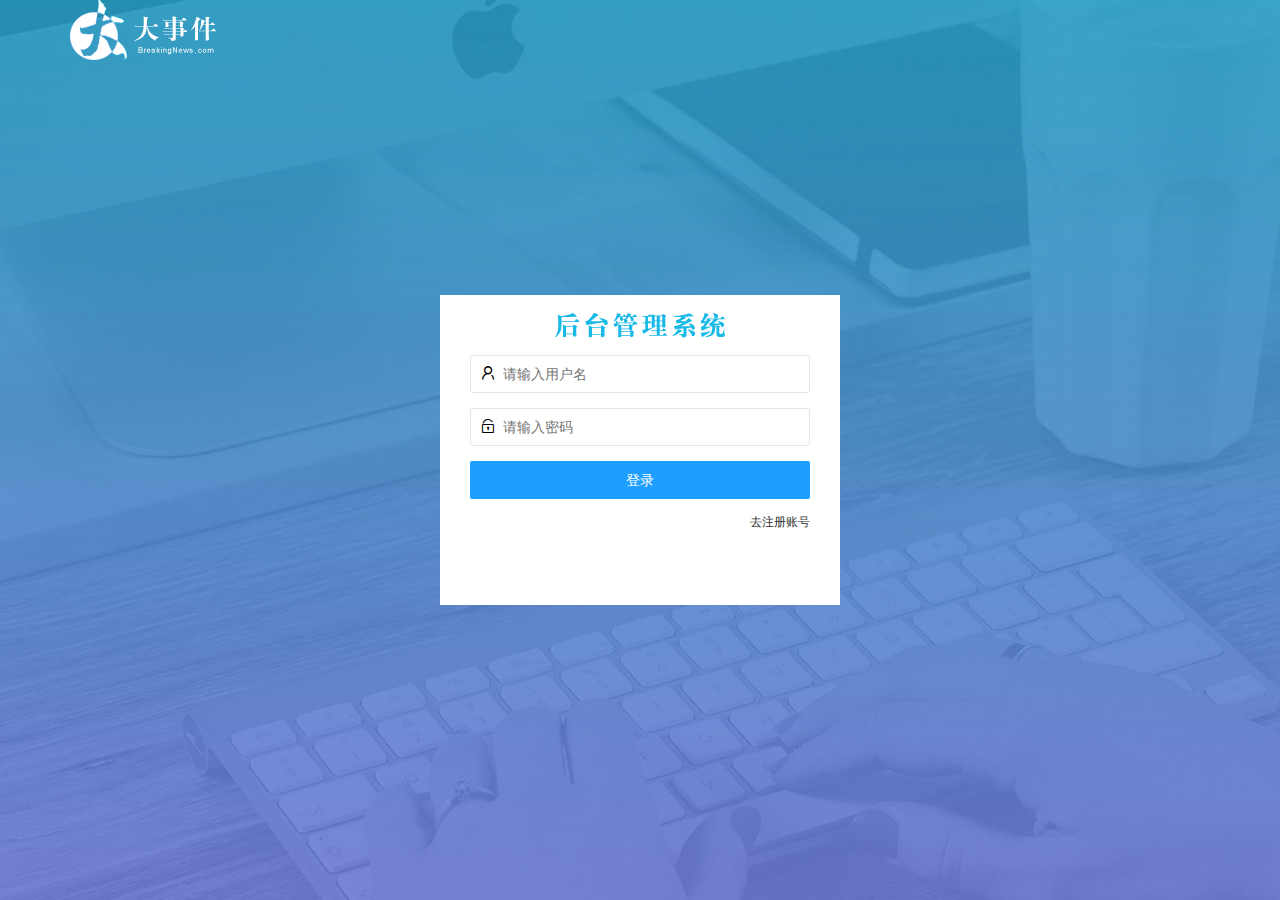
<file: login.html>
<!DOCTYPE html>
<html lang="en">

<head>
    <meta charset="UTF-8" />
    <meta name="viewport" content="width=device-width, initial-scale=1.0" />
    <title>大事件-登录/注册</title>
    <!-- 导入 LayUI 的样式 -->
    <link rel="stylesheet" href="/assets/lib/layui/css/layui.css" />
    <!-- 导入自己的样式表 -->
    <link rel="stylesheet" href="/assets/css/login.css" />
</head>

<body>
    <!-- 头部的 Logo 区域 -->
    <div class="layui-main">
        <img src="/assets/images/logo.png" alt="" />
    </div>

    <!-- 登录注册区域 -->
    <div class="loginAndRegBox">
        <div class="title-box"></div>
        <!-- 登录的div -->
        <div class="login-box">
            <!-- 登录的表单 -->
            <form class="layui-form" id="form_login">
                <!-- 用户名 -->
                <div class="layui-form-item">
                    <i class="layui-icon layui-icon-username"></i>
                    <input type="text" name="username" required lay-verify="required" placeholder="请输入用户名" autocomplete="off" class="layui-input" />
                </div>
                <!-- 密码 -->
                <div class="layui-form-item">
                    <i class="layui-icon layui-icon-password"></i>
                    <input type="password" name="password" required lay-verify="required|pwd" placeholder="请输入密码" autocomplete="off" class="layui-input" />
                </div>
                <!-- 登录按钮 -->
                <div class="layui-form-item">
                    <!-- 注意：表单提交按钮和普通按钮的区别，就是 lay-submit 属性 -->
                    <button class="layui-btn layui-btn-fluid layui-btn-normal" lay-submit>登录</button>
                </div>
                <div class="layui-form-item links">
                    <a href="javascript:;" id="link_reg">去注册账号</a>
                </div>
            </form>
        </div>

        <!-- 注册的div -->
        <div class="reg-box">
            <!-- 注册的表单 -->
            <form class="layui-form" id="form_reg">
                <!-- 用户名 -->
                <div class="layui-form-item">
                    <i class="layui-icon layui-icon-username"></i>
                    <input type="text" name="username" required lay-verify="required" placeholder="请输入用户名" autocomplete="off" class="layui-input" />
                </div>
                <!-- 密码 -->
                <div class="layui-form-item">
                    <i class="layui-icon layui-icon-password"></i>
                    <input type="password" name="password" required lay-verify="required|pwd" placeholder="请输入密码" autocomplete="off" class="layui-input" />
                </div>
                <!-- 密码确认框 -->
                <div class="layui-form-item">
                    <i class="layui-icon layui-icon-password"></i>
                    <input type="password" name="repassword" required lay-verify="required|pwd|repwd" placeholder="再次确认密码" autocomplete="off" class="layui-input" />
                </div>
                <!-- 注册按钮 -->
                <div class="layui-form-item">
                    <!-- 注意：表单提交按钮和普通按钮的区别，就是 lay-submit 属性 -->
                    <button class="layui-btn layui-btn-fluid layui-btn-normal" lay-submit>注册</button>
                </div>
                <div class="layui-form-item links">
                    <a href="javascript:;" id="link_login">去登录</a>
                </div>
            </form>
        </div>
    </div>

    <!-- 导入 Layui 的JS文件 -->
    <script src="./assets/lib/layui/layui.all.js"></script>
    <!-- 导入 JQuery -->
    <script src="/assets/lib/jquery.js"></script>
    <!-- 导入自己封装的 baseAPI.js -->
    <script src="./assets/js/baseAPI.js"></script>
    <!-- 导入自己的 JavaScript 脚本 -->
    <script src="/assets/js/login.js"></script>
</body>

</html>
</file>
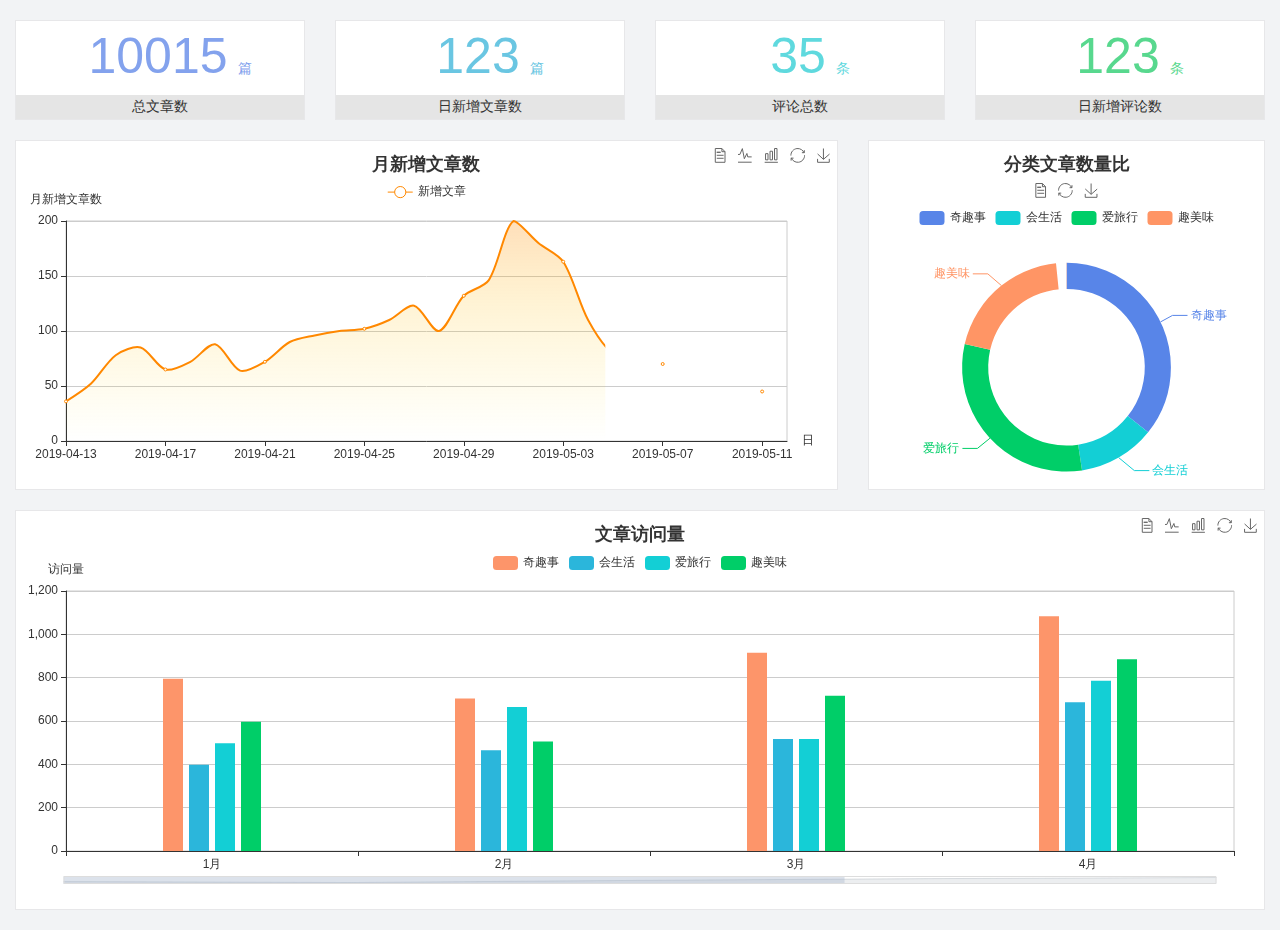
<file: home/dashboard.html>
<!DOCTYPE html>
<html lang="en">

<head>
  <meta charset="UTF-8">
  <meta name="viewport" content="width=device-width, initial-scale=1.0">
  <meta http-equiv="X-UA-Compatible" content="ie=edge">
  <title>图表统计</title>
  <link rel="stylesheet" href="../../assets/lib/bootstrap.css" />
  <link rel="stylesheet" href="../../assets/lib/main.css" />
  <script src="../../assets/lib/jquery.js"></script>
  <script type="text/javascript" src="../../assets/lib/echarts.min.js"></script>
</head>

<body>
  <div class="container-fluid">
    <div class="row spannel_list">
      <div class="col-sm-3 col-xs-6">
        <div class="spannel">
          <em>10015</em><span>篇</span>
          <b>总文章数</b>
        </div>
      </div>
      <div class="col-sm-3 col-xs-6">
        <div class="spannel scolor01">
          <em>123</em><span>篇</span>
          <b>日新增文章数</b>
        </div>
      </div>
      <div class="col-sm-3 col-xs-6">
        <div class="spannel scolor02">
          <em>35</em><span>条</span>
          <b>评论总数</b>
        </div>
      </div>
      <div class="col-sm-3 col-xs-6">
        <div class="spannel scolor03">
          <em>123</em><span>条</span>
          <b>日新增评论数</b>
        </div>
      </div>
    </div>
  </div>

  <div class="container-fluid">
    <div class="row curve-pie">
      <div class="col-lg-8 col-md-8">
        <div class="gragh_pannel" id="curve_show"></div>
      </div>
      <div class="col-lg-4 col-md-4">
        <div class="gragh_pannel" id="pie_show"></div>
      </div>
    </div>
  </div>

  <div class="container-fluid">
    <div class="column_pannel" id="column_show"></div>
  </div>

  <script>
    var oChart = echarts.init(document.getElementById('curve_show'));
    var aList_all = [
      { 'count': 36, 'date': '2019-04-13' },
      { 'count': 52, 'date': '2019-04-14' },
      { 'count': 78, 'date': '2019-04-15' },
      { 'count': 85, 'date': '2019-04-16' },
      { 'count': 65, 'date': '2019-04-17' },
      { 'count': 72, 'date': '2019-04-18' },
      { 'count': 88, 'date': '2019-04-19' },
      { 'count': 64, 'date': '2019-04-20' },
      { 'count': 72, 'date': '2019-04-21' },
      { 'count': 90, 'date': '2019-04-22' },
      { 'count': 96, 'date': '2019-04-23' },
      { 'count': 100, 'date': '2019-04-24' },
      { 'count': 102, 'date': '2019-04-25' },
      { 'count': 110, 'date': '2019-04-26' },
      { 'count': 123, 'date': '2019-04-27' },
      { 'count': 100, 'date': '2019-04-28' },
      { 'count': 132, 'date': '2019-04-29' },
      { 'count': 146, 'date': '2019-04-30' },
      { 'count': 200, 'date': '2019-05-01' },
      { 'count': 180, 'date': '2019-05-02' },
      { 'count': 163, 'date': '2019-05-03' },
      { 'count': 110, 'date': '2019-05-04' },
      { 'count': 80, 'date': '2019-05-05' },
      { 'count': 82, 'date': '2019-05-06' },
      { 'count': 70, 'date': '2019-05-07' },
      { 'count': 65, 'date': '2019-05-08' },
      { 'count': 54, 'date': '2019-05-09' },
      { 'count': 40, 'date': '2019-05-10' },
      { 'count': 45, 'date': '2019-05-11' },
      { 'count': 38, 'date': '2019-05-12' },
    ];

    let aCount = [];
    let aDate = [];

    for (var i = 0; i < aList_all.length; i++) {
      aCount.push(aList_all[i].count);
      aDate.push(aList_all[i].date);
    }

    var chartopt = {
      title: {
        text: '月新增文章数',
        left: 'center',
        top: '10'
      },
      tooltip: {
        trigger: 'axis'
      },
      legend: {
        data: ['新增文章'],
        top: '40'
      },
      toolbox: {
        show: true,
        feature: {
          mark: { show: true },
          dataView: { show: true, readOnly: false },
          magicType: { show: true, type: ['line', 'bar'] },
          restore: { show: true },
          saveAsImage: { show: true }
        }
      },
      calculable: true,
      xAxis: [
        {
          name: '日',
          type: 'category',
          boundaryGap: false,
          data: aDate
        }
      ],
      yAxis: [
        {
          name: '月新增文章数',
          type: 'value'
        }
      ],
      series: [
        {
          name: '新增文章',
          type: 'line',
          smooth: true,
          itemStyle: { normal: { areaStyle: { type: 'default' }, color: '#f80' }, lineStyle: { color: '#f80' } },
          data: aCount
        }],
      areaStyle: {
        normal: {
          color: new echarts.graphic.LinearGradient(0, 0, 0, 1, [{
            offset: 0,
            color: 'rgba(255,136,0,0.39)'
          }, {
            offset: .34,
            color: 'rgba(255,180,0,0.25)'
          }, {
            offset: 1,
            color: 'rgba(255,222,0,0.00)'
          }])

        }
      },
      grid: {
        show: true,
        x: 50,
        x2: 50,
        y: 80,
        height: 220
      }
    };

    oChart.setOption(chartopt);


    var oPie = echarts.init(document.getElementById('pie_show'));
    var oPieopt =
    {
      title: {
        top: 10,
        text: '分类文章数量比',
        x: 'center'
      },
      tooltip: {
        trigger: 'item',
        formatter: "{a} <br/>{b} : {c} ({d}%)"
      },
      color: ['#5885e8', '#13cfd5', '#00ce68', '#ff9565'],
      legend: {
        x: 'center',
        top: 65,
        data: ['奇趣事', '会生活', '爱旅行', '趣美味']
      },
      toolbox: {
        show: true,
        x: 'center',
        top: 35,
        feature: {
          mark: { show: true },
          dataView: { show: true, readOnly: false },
          magicType: {
            show: true,
            type: ['pie', 'funnel'],
            option: {
              funnel: {
                x: '25%',
                width: '50%',
                funnelAlign: 'left',
                max: 1548
              }
            }
          },
          restore: { show: true },
          saveAsImage: { show: true }
        }
      },
      calculable: true,
      series: [
        {
          name: '访问来源',
          type: 'pie',
          radius: ['45%', '60%'],
          center: ['50%', '65%'],
          data: [
            { value: 300, name: '奇趣事' },
            { value: 100, name: '会生活' },
            { value: 260, name: '爱旅行' },
            { value: 180, name: '趣美味' }
          ]
        }
      ]
    };
    oPie.setOption(oPieopt);



    var oColumn = this.echarts.init(document.getElementById('column_show'));
    var oColumnopt =
    {
      title: {
        text: '文章访问量',
        left: 'center',
        top: '10'
      },
      tooltip: {
        trigger: 'axis'
      },
      legend: {
        data: ['奇趣事', '会生活', '爱旅行', '趣美味'],
        top: '40'
      },
      toolbox: {
        show: true,
        feature: {
          mark: { show: true },
          dataView: { show: true, readOnly: false },
          magicType: { show: true, type: ['line', 'bar'] },
          restore: { show: true },
          saveAsImage: { show: true }
        }
      },
      calculable: true,
      xAxis: [
        {
          type: 'category',
          data: ['1月', '2月', '3月', '4月', '5月']
        }
      ],
      yAxis: [
        {
          name: '访问量',
          type: 'value'
        }
      ],
      series: [
        {
          name: '奇趣事',
          type: 'bar',
          barWidth: 20,
          itemStyle: {
            normal: { areaStyle: { type: 'default' }, color: '#fd956a' }
          },
          data: [800, 708, 920, 1090, 1200]
        },
        {
          name: '会生活',
          type: 'bar',
          barWidth: 20,
          itemStyle: {
            normal: { areaStyle: { type: 'default' }, color: '#2bb6db' }
          },
          data: [400, 468, 520, 690, 800]
        },
        {
          name: '爱旅行',
          type: 'bar',
          barWidth: 20,
          itemStyle: {
            normal: { areaStyle: { type: 'default' }, color: '#13cfd5' }
          },
          data: [500, 668, 520, 790, 900]
        },
        {
          name: '趣美味',
          type: 'bar',
          barWidth: 20,
          itemStyle: {
            normal: { areaStyle: { type: 'default' }, color: '#00ce68' }
          },
          data: [600, 508, 720, 890, 1000]
        }
      ],
      grid: {
        show: true,
        x: 50,
        x2: 30,
        y: 80,
        height: 260
      },
      dataZoom: [//给x轴设置滚动条
        {
          start: 0,//默认为0
          end: 100 - 1000 / 31,//默认为100
          type: 'slider',
          show: true,
          xAxisIndex: [0],
          handleSize: 0,//滑动条的 左右2个滑动条的大小
          height: 8,//组件高度
          left: 45, //左边的距离
          right: 50,//右边的距离
          bottom: 26,//右边的距离
          handleColor: '#ddd',//h滑动图标的颜色
          handleStyle: {
            borderColor: "#cacaca",
            borderWidth: "1",
            shadowBlur: 2,
            background: "#ddd",
            shadowColor: "#ddd",
          }
        }]
    };
    oColumn.setOption(oColumnopt);
  </script>
</body>

</html>
</file>
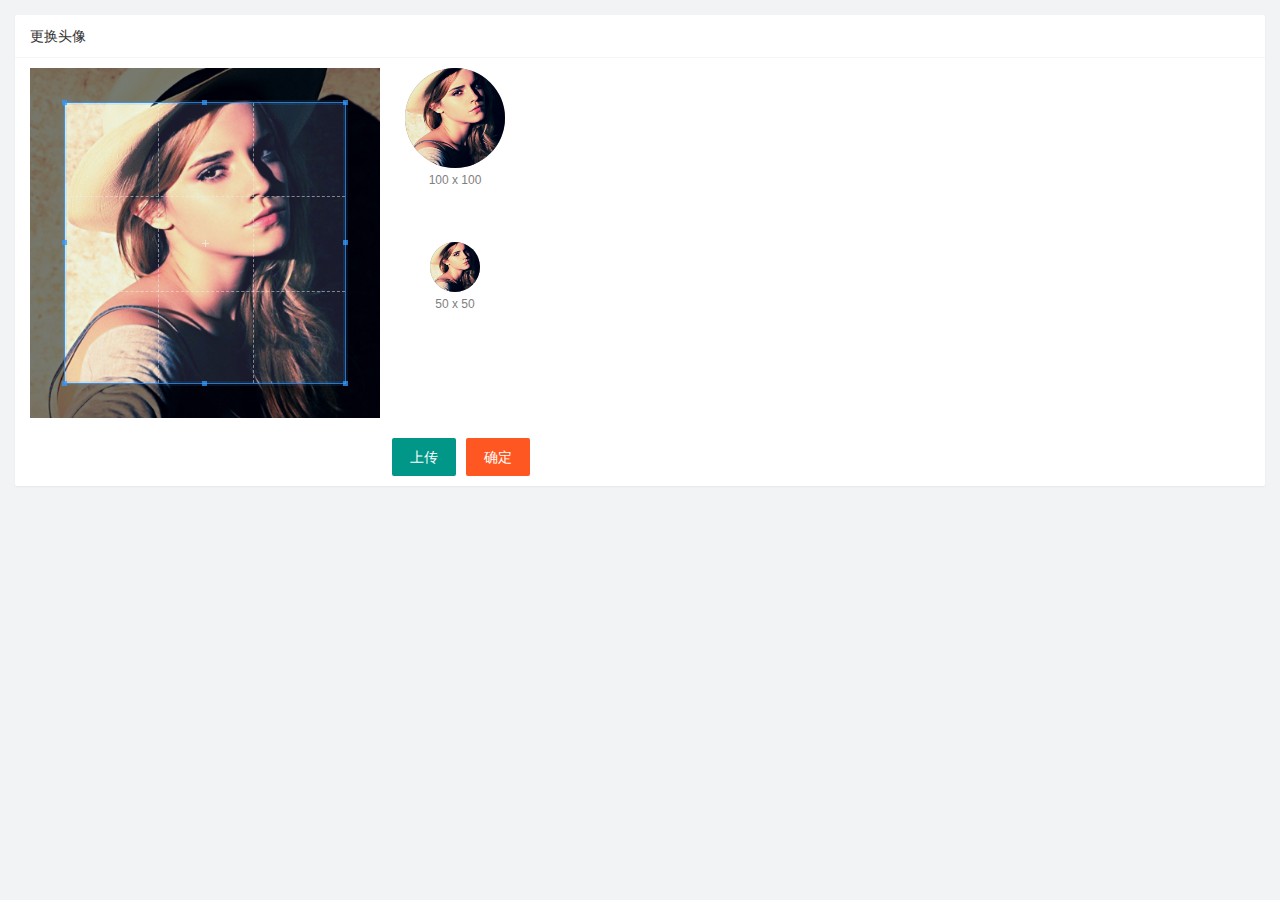
<file: user/user_avatar.html>
<!DOCTYPE html>
<html lang="en">

<head>
    <meta charset="UTF-8">
    <meta http-equiv="X-UA-Compatible" content="IE=edge">
    <meta name="viewport" content="width=device-width, initial-scale=1.0">
    <title>Document</title>
    <link rel="stylesheet" href="/assets/lib/layui/css/layui.css">
    <link rel="stylesheet" href="/assets/lib/cropper/cropper.css">
    <link rel="stylesheet" href="/assets/css/user/user_avatar.css">
</head>

<body>
    <!-- 卡片区域 -->
    <div class="layui-card">
        <div class="layui-card-header">更换头像</div>
        <div class="layui-card-body">
            <!-- 第一行的图片裁剪和预览区域 -->
            <div class="row1">
                <!-- 图片裁剪区域 -->
                <div class="cropper-box">
                    <!-- 这个 img 标签很重要，将来会把它初始化为裁剪区域 -->
                    <img id="image" src="/assets/images/sample.jpg" />
                </div>
                <!-- 图片的预览区域 -->
                <div class="preview-box">
                    <div>
                        <!-- 宽高为 100px 的预览区域 -->
                        <div class="img-preview w100"></div>
                        <p class="size">100 x 100</p>
                    </div>
                    <div>
                        <!-- 宽高为 50px 的预览区域 -->
                        <div class="img-preview w50"></div>
                        <p class="size">50 x 50</p>
                    </div>
                </div>
            </div>

            <!-- 第二行的按钮区域 -->
            <div class="row2">
                <!-- 通过 accept 属性，可以指定，允许用户选择什么类型的文件 -->
                <input type="file" id="file" accept="image/png,image/jpeg" />
                <button type="button" class="layui-btn" id="btnChooseImage">上传</button>
                <button type="button" class="layui-btn layui-btn-danger" id="btnUpload">确定</button>
            </div>
        </div>
    </div>

    <script src="/assets/lib/layui/layui.all.js"></script>
    <script src="/assets/lib/jquery.js"></script>
    <script src="/assets/lib/cropper/Cropper.js"></script>
    <script src="/assets/lib/cropper/jquery-cropper.js"></script>
    <script src="/assets/js/baseAPI.js"></script>
    <script src="/assets/js/user/user_avatar.js"></script>
</body>

</html>
</file>
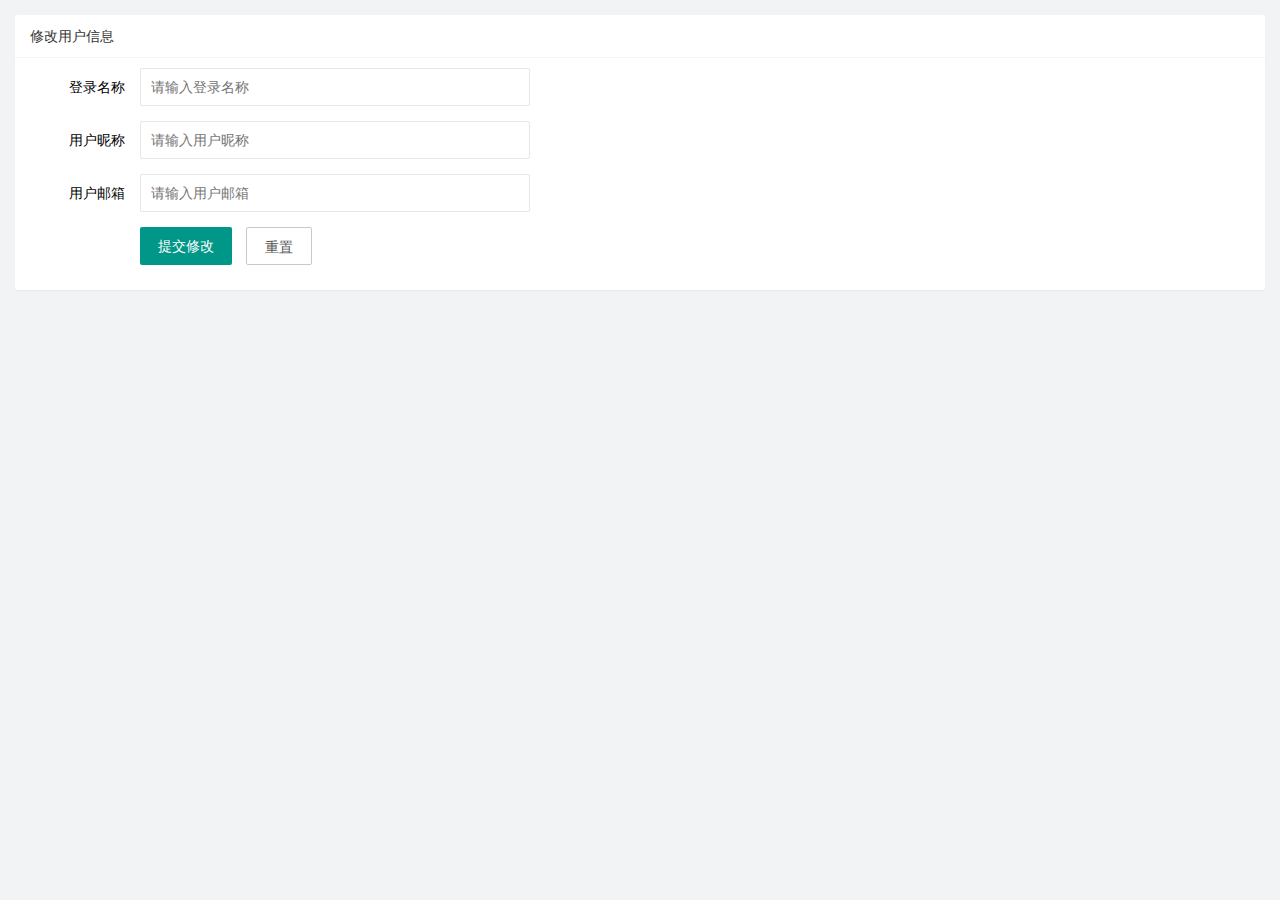
<file: user/user_info.html>
<!DOCTYPE html>
<html lang="en">

<head>
    <meta charset="UTF-8" />
    <meta name="viewport" content="width=device-width, initial-scale=1.0" />
    <title>Document</title>
    <!-- 导入 layui 的样式 -->
    <link rel="stylesheet" href="/assets/lib/layui/css/layui.css" />
    <!-- 导入自己的样式 -->
    <link rel="stylesheet" href="/assets/css/user/user_info.css" />
</head>

<body>
    <!-- 卡片区域 -->
    <div class="layui-card">
        <div class="layui-card-header">修改用户信息</div>
        <div class="layui-card-body">
            <!-- form 表单区域 -->
            <form class="layui-form" lay-filter="formUserInfo">
                <!-- 这是隐藏域 -->
                <input type="hidden" name="id" />
                <div class="layui-form-item">
                    <label class="layui-form-label">登录名称</label>
                    <div class="layui-input-block">
                        <input type="text" name="username" required lay-verify="required" placeholder="请输入登录名称" autocomplete="off" class="layui-input" readonly />
                    </div>
                </div>
                <div class="layui-form-item">
                    <label class="layui-form-label">用户昵称</label>
                    <div class="layui-input-block">
                        <input type="text" name="nickname" required lay-verify="required|nickname" placeholder="请输入用户昵称" autocomplete="off" class="layui-input" />
                    </div>
                </div>
                <div class="layui-form-item">
                    <label class="layui-form-label">用户邮箱</label>
                    <div class="layui-input-block">
                        <input type="text" name="email" required lay-verify="required|email" placeholder="请输入用户邮箱" autocomplete="off" class="layui-input" />
                    </div>
                </div>
                <div class="layui-form-item">
                    <div class="layui-input-block">
                        <button class="layui-btn" lay-submit lay-filter="formDemo">提交修改</button>
                        <button type="reset" class="layui-btn layui-btn-primary" id="btnReset">重置</button>
                    </div>
                </div>
            </form>
        </div>
    </div>

    <!-- 导入 layui 的 js -->
    <script src="/assets/lib/layui/layui.all.js"></script>
    <!-- 导入 jquery -->
    <script src="/assets/lib/jquery.js"></script>
    <!-- 导入 baseAPI -->
    <script src="/assets/js/baseAPI.js"></script>
    <!-- 导入自己的 js -->
    <script src="/assets/js/user/user_info.js"></script>
</body>

</html>
</file>
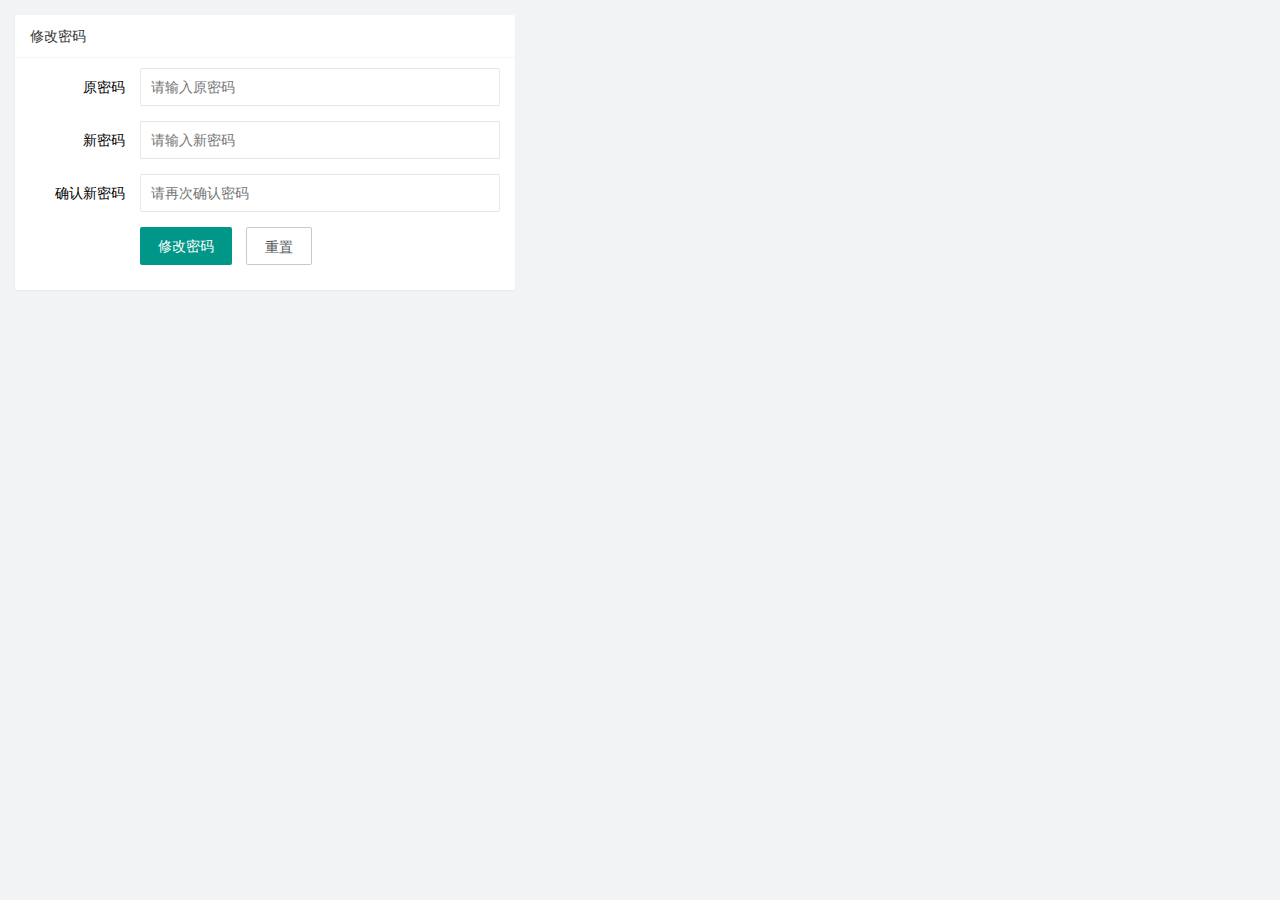
<file: user/user_pwd.html>
<!DOCTYPE html>
<html lang="en">

<head>
    <meta charset="UTF-8">
    <meta http-equiv="X-UA-Compatible" content="IE=edge">
    <meta name="viewport" content="width=device-width, initial-scale=1.0">
    <title>Document</title>
    <link rel="stylesheet" href="/assets/lib/layui/css/layui.css">
    <link rel="stylesheet" href="/assets/css/user/user_pwd.css">

</head>

<body>
    <!-- 卡片区域 -->
    <div class="layui-card">
        <div class="layui-card-header">修改密码</div>
        <div class="layui-card-body">
            <form class="layui-form">
                <div class="layui-form-item">
                    <label class="layui-form-label">原密码</label>
                    <div class="layui-input-block">
                        <input type="password" name="oldPwd" required lay-verify="required|pwd" placeholder="请输入原密码" autocomplete="off" class="layui-input">
                    </div>
                </div>
                <div class="layui-form-item">
                    <label class="layui-form-label">新密码</label>
                    <div class="layui-input-block">
                        <input type="password" name="newPwd" required lay-verify="required|pwd|samePwd" placeholder="请输入新密码" autocomplete="off" class="layui-input">
                    </div>
                </div>
                <div class="layui-form-item">
                    <label class="layui-form-label">确认新密码</label>
                    <div class="layui-input-block">
                        <input type="password" name="rePwd" required lay-verify="required|pwd|rePwd" placeholder="请再次确认密码" autocomplete="off" class="layui-input">
                    </div>
                </div>
                <div class="layui-form-item">
                    <div class="layui-input-block">
                        <button class="layui-btn" lay-submit lay-filter="formDemo">修改密码</button>
                        <button type="reset" class="layui-btn layui-btn-primary">重置</button>
                    </div>
                </div>
            </form>

        </div>
    </div>
    <!-- 导入layui 的js文件 -->
    <script src="/assets/lib/layui/layui.all.js"></script>
    <!-- 导入 jQuery -->
    <script src="/assets/lib/jquery.js"></script>
    <!-- 导入 baseAPI文件 -->
    <script src="/assets/js/baseAPI.js"></script>
    <!-- 导入自己的 js 文件 -->
    <script src="/assets/js/user/user_pwd.js"></script>
</body>

</html>
</file>
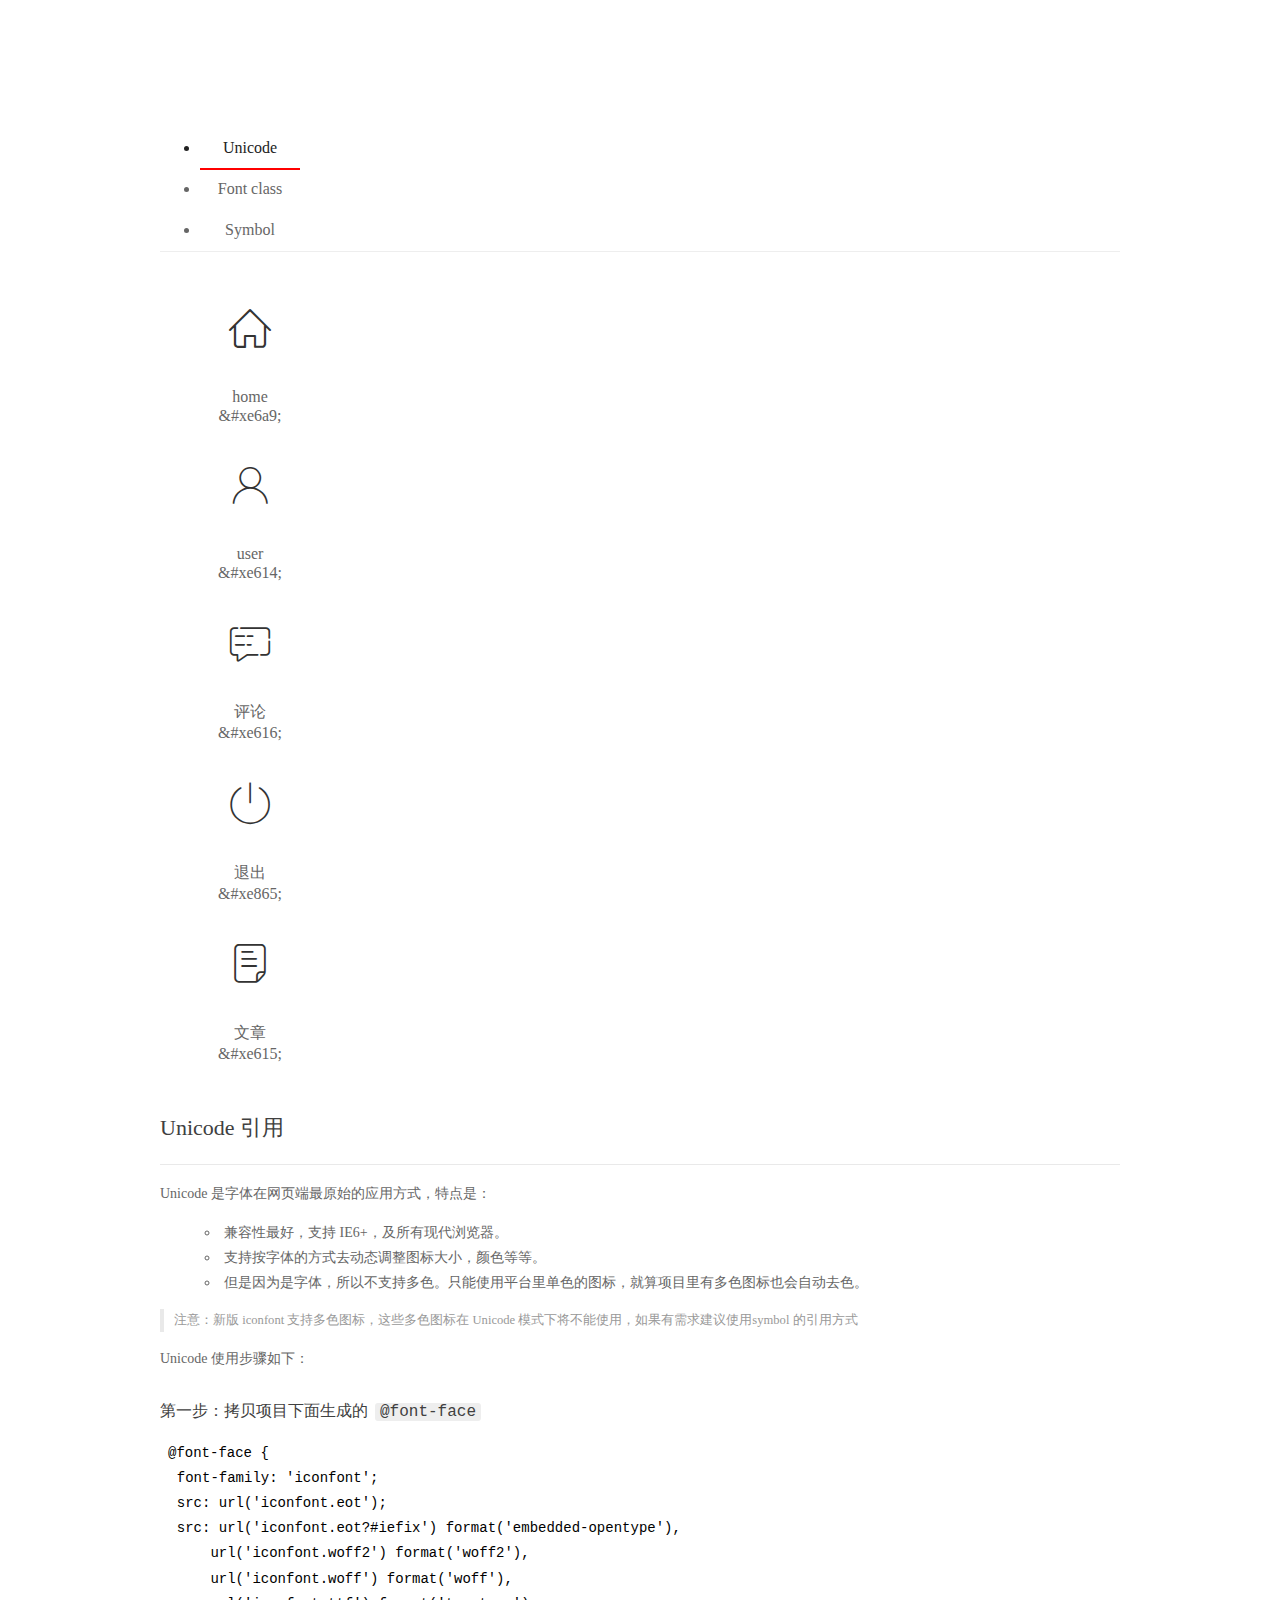
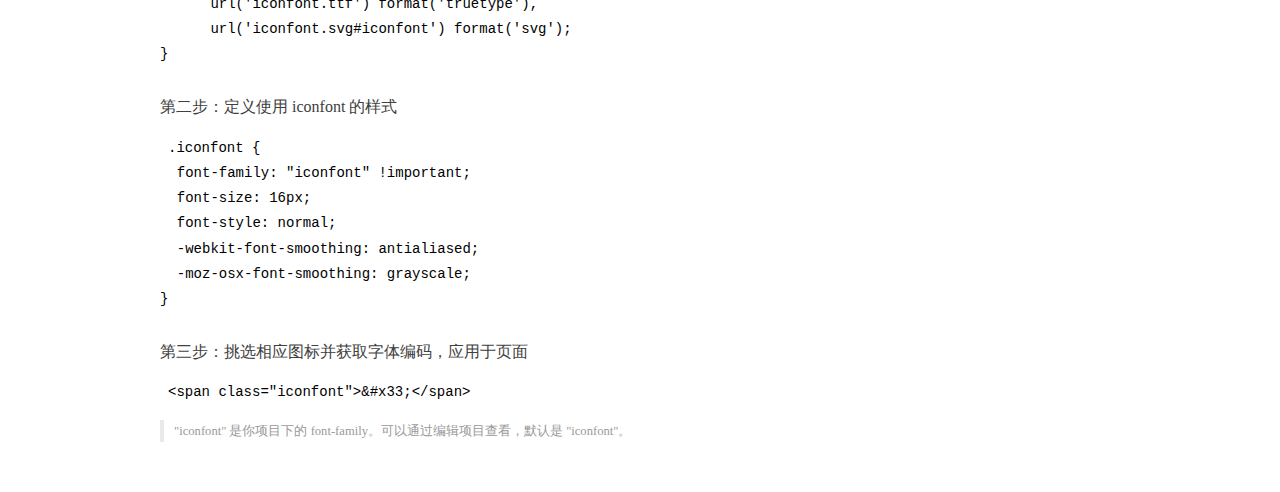
<file: assets/fonts/demo_index.html>
<!DOCTYPE html>
<html>
<head>
  <meta charset="utf-8"/>
  <title>IconFont Demo</title>
  <link rel="shortcut icon" href="https://gtms04.alicdn.com/tps/i4/TB1_oz6GVXXXXaFXpXXJDFnIXXX-64-64.ico" type="image/x-icon"/>
  <link rel="stylesheet" href="https://g.alicdn.com/thx/cube/1.3.2/cube.min.css">
  <link rel="stylesheet" href="demo.css">
  <link rel="stylesheet" href="iconfont.css">
  <script src="iconfont.js"></script>
  <!-- jQuery -->
  <script src="https://a1.alicdn.com/oss/uploads/2018/12/26/7bfddb60-08e8-11e9-9b04-53e73bb6408b.js"></script>
  <!-- 代码高亮 -->
  <script src="https://a1.alicdn.com/oss/uploads/2018/12/26/a3f714d0-08e6-11e9-8a15-ebf944d7534c.js"></script>
</head>
<body>
  <div class="main">
    <h1 class="logo"><a href="https://www.iconfont.cn/" title="iconfont 首页" target="_blank">&#xe86b;</a></h1>
    <div class="nav-tabs">
      <ul id="tabs" class="dib-box">
        <li class="dib active"><span>Unicode</span></li>
        <li class="dib"><span>Font class</span></li>
        <li class="dib"><span>Symbol</span></li>
      </ul>
      
    </div>
    <div class="tab-container">
      <div class="content unicode" style="display: block;">
          <ul class="icon_lists dib-box">
          
            <li class="dib">
              <span class="icon iconfont">&#xe6a9;</span>
                <div class="name">home</div>
                <div class="code-name">&amp;#xe6a9;</div>
              </li>
          
            <li class="dib">
              <span class="icon iconfont">&#xe614;</span>
                <div class="name">user</div>
                <div class="code-name">&amp;#xe614;</div>
              </li>
          
            <li class="dib">
              <span class="icon iconfont">&#xe616;</span>
                <div class="name">评论</div>
                <div class="code-name">&amp;#xe616;</div>
              </li>
          
            <li class="dib">
              <span class="icon iconfont">&#xe865;</span>
                <div class="name">退出</div>
                <div class="code-name">&amp;#xe865;</div>
              </li>
          
            <li class="dib">
              <span class="icon iconfont">&#xe615;</span>
                <div class="name">文章</div>
                <div class="code-name">&amp;#xe615;</div>
              </li>
          
          </ul>
          <div class="article markdown">
          <h2 id="unicode-">Unicode 引用</h2>
          <hr>

          <p>Unicode 是字体在网页端最原始的应用方式，特点是：</p>
          <ul>
            <li>兼容性最好，支持 IE6+，及所有现代浏览器。</li>
            <li>支持按字体的方式去动态调整图标大小，颜色等等。</li>
            <li>但是因为是字体，所以不支持多色。只能使用平台里单色的图标，就算项目里有多色图标也会自动去色。</li>
          </ul>
          <blockquote>
            <p>注意：新版 iconfont 支持多色图标，这些多色图标在 Unicode 模式下将不能使用，如果有需求建议使用symbol 的引用方式</p>
          </blockquote>
          <p>Unicode 使用步骤如下：</p>
          <h3 id="-font-face">第一步：拷贝项目下面生成的 <code>@font-face</code></h3>
<pre><code class="language-css"
>@font-face {
  font-family: 'iconfont';
  src: url('iconfont.eot');
  src: url('iconfont.eot?#iefix') format('embedded-opentype'),
      url('iconfont.woff2') format('woff2'),
      url('iconfont.woff') format('woff'),
      url('iconfont.ttf') format('truetype'),
      url('iconfont.svg#iconfont') format('svg');
}
</code></pre>
          <h3 id="-iconfont-">第二步：定义使用 iconfont 的样式</h3>
<pre><code class="language-css"
>.iconfont {
  font-family: "iconfont" !important;
  font-size: 16px;
  font-style: normal;
  -webkit-font-smoothing: antialiased;
  -moz-osx-font-smoothing: grayscale;
}
</code></pre>
          <h3 id="-">第三步：挑选相应图标并获取字体编码，应用于页面</h3>
<pre>
<code class="language-html"
>&lt;span class="iconfont"&gt;&amp;#x33;&lt;/span&gt;
</code></pre>
          <blockquote>
            <p>"iconfont" 是你项目下的 font-family。可以通过编辑项目查看，默认是 "iconfont"。</p>
          </blockquote>
          </div>
      </div>
      <div class="content font-class">
        <ul class="icon_lists dib-box">
          
          <li class="dib">
            <span class="icon iconfont icon-home"></span>
            <div class="name">
              home
            </div>
            <div class="code-name">.icon-home
            </div>
          </li>
          
          <li class="dib">
            <span class="icon iconfont icon-user"></span>
            <div class="name">
              user
            </div>
            <div class="code-name">.icon-user
            </div>
          </li>
          
          <li class="dib">
            <span class="icon iconfont icon-pinglun"></span>
            <div class="name">
              评论
            </div>
            <div class="code-name">.icon-pinglun
            </div>
          </li>
          
          <li class="dib">
            <span class="icon iconfont icon-tuichu"></span>
            <div class="name">
              退出
            </div>
            <div class="code-name">.icon-tuichu
            </div>
          </li>
          
          <li class="dib">
            <span class="icon iconfont icon-16"></span>
            <div class="name">
              文章
            </div>
            <div class="code-name">.icon-16
            </div>
          </li>
          
        </ul>
        <div class="article markdown">
        <h2 id="font-class-">font-class 引用</h2>
        <hr>

        <p>font-class 是 Unicode 使用方式的一种变种，主要是解决 Unicode 书写不直观，语意不明确的问题。</p>
        <p>与 Unicode 使用方式相比，具有如下特点：</p>
        <ul>
          <li>兼容性良好，支持 IE8+，及所有现代浏览器。</li>
          <li>相比于 Unicode 语意明确，书写更直观。可以很容易分辨这个 icon 是什么。</li>
          <li>因为使用 class 来定义图标，所以当要替换图标时，只需要修改 class 里面的 Unicode 引用。</li>
          <li>不过因为本质上还是使用的字体，所以多色图标还是不支持的。</li>
        </ul>
        <p>使用步骤如下：</p>
        <h3 id="-fontclass-">第一步：引入项目下面生成的 fontclass 代码：</h3>
<pre><code class="language-html">&lt;link rel="stylesheet" href="./iconfont.css"&gt;
</code></pre>
        <h3 id="-">第二步：挑选相应图标并获取类名，应用于页面：</h3>
<pre><code class="language-html">&lt;span class="iconfont icon-xxx"&gt;&lt;/span&gt;
</code></pre>
        <blockquote>
          <p>"
            iconfont" 是你项目下的 font-family。可以通过编辑项目查看，默认是 "iconfont"。</p>
        </blockquote>
      </div>
      </div>
      <div class="content symbol">
          <ul class="icon_lists dib-box">
          
            <li class="dib">
                <svg class="icon svg-icon" aria-hidden="true">
                  <use xlink:href="#icon-home"></use>
                </svg>
                <div class="name">home</div>
                <div class="code-name">#icon-home</div>
            </li>
          
            <li class="dib">
                <svg class="icon svg-icon" aria-hidden="true">
                  <use xlink:href="#icon-user"></use>
                </svg>
                <div class="name">user</div>
                <div class="code-name">#icon-user</div>
            </li>
          
            <li class="dib">
                <svg class="icon svg-icon" aria-hidden="true">
                  <use xlink:href="#icon-pinglun"></use>
                </svg>
                <div class="name">评论</div>
                <div class="code-name">#icon-pinglun</div>
            </li>
          
            <li class="dib">
                <svg class="icon svg-icon" aria-hidden="true">
                  <use xlink:href="#icon-tuichu"></use>
                </svg>
                <div class="name">退出</div>
                <div class="code-name">#icon-tuichu</div>
            </li>
          
            <li class="dib">
                <svg class="icon svg-icon" aria-hidden="true">
                  <use xlink:href="#icon-16"></use>
                </svg>
                <div class="name">文章</div>
                <div class="code-name">#icon-16</div>
            </li>
          
          </ul>
          <div class="article markdown">
          <h2 id="symbol-">Symbol 引用</h2>
          <hr>

          <p>这是一种全新的使用方式，应该说这才是未来的主流，也是平台目前推荐的用法。相关介绍可以参考这篇<a href="">文章</a>
            这种用法其实是做了一个 SVG 的集合，与另外两种相比具有如下特点：</p>
          <ul>
            <li>支持多色图标了，不再受单色限制。</li>
            <li>通过一些技巧，支持像字体那样，通过 <code>font-size</code>, <code>color</code> 来调整样式。</li>
            <li>兼容性较差，支持 IE9+，及现代浏览器。</li>
            <li>浏览器渲染 SVG 的性能一般，还不如 png。</li>
          </ul>
          <p>使用步骤如下：</p>
          <h3 id="-symbol-">第一步：引入项目下面生成的 symbol 代码：</h3>
<pre><code class="language-html">&lt;script src="./iconfont.js"&gt;&lt;/script&gt;
</code></pre>
          <h3 id="-css-">第二步：加入通用 CSS 代码（引入一次就行）：</h3>
<pre><code class="language-html">&lt;style&gt;
.icon {
  width: 1em;
  height: 1em;
  vertical-align: -0.15em;
  fill: currentColor;
  overflow: hidden;
}
&lt;/style&gt;
</code></pre>
          <h3 id="-">第三步：挑选相应图标并获取类名，应用于页面：</h3>
<pre><code class="language-html">&lt;svg class="icon" aria-hidden="true"&gt;
  &lt;use xlink:href="#icon-xxx"&gt;&lt;/use&gt;
&lt;/svg&gt;
</code></pre>
          </div>
      </div>

    </div>
  </div>
  <script>
  $(document).ready(function () {
      $('.tab-container .content:first').show()

      $('#tabs li').click(function (e) {
        var tabContent = $('.tab-container .content')
        var index = $(this).index()

        if ($(this).hasClass('active')) {
          return
        } else {
          $('#tabs li').removeClass('active')
          $(this).addClass('active')

          tabContent.hide().eq(index).fadeIn()
        }
      })
    })
  </script>
</body>
</html>
</file>
<file: assets/lib/layui/css/layui.css>
/** layui-v2.5.5 MIT License By https://www.layui.com */
 .layui-inline,img{display:inline-block;vertical-align:middle}h1,h2,h3,h4,h5,h6{font-weight:400}.layui-edge,.layui-header,.layui-inline,.layui-main{position:relative}.layui-body,.layui-edge,.layui-elip{overflow:hidden}.layui-btn,.layui-edge,.layui-inline,img{vertical-align:middle}.layui-btn,.layui-disabled,.layui-icon,.layui-unselect{-moz-user-select:none;-webkit-user-select:none;-ms-user-select:none}.layui-elip,.layui-form-checkbox span,.layui-form-pane .layui-form-label{text-overflow:ellipsis;white-space:nowrap}.layui-breadcrumb,.layui-tree-btnGroup{visibility:hidden}blockquote,body,button,dd,div,dl,dt,form,h1,h2,h3,h4,h5,h6,input,li,ol,p,pre,td,textarea,th,ul{margin:0;padding:0;-webkit-tap-highlight-color:rgba(0,0,0,0)}a:active,a:hover{outline:0}img{border:none}li{list-style:none}table{border-collapse:collapse;border-spacing:0}h4,h5,h6{font-size:100%}button,input,optgroup,option,select,textarea{font-family:inherit;font-size:inherit;font-style:inherit;font-weight:inherit;outline:0}pre{white-space:pre-wrap;white-space:-moz-pre-wrap;white-space:-pre-wrap;white-space:-o-pre-wrap;word-wrap:break-word}body{line-height:24px;font:14px Helvetica Neue,Helvetica,PingFang SC,Tahoma,Arial,sans-serif}hr{height:1px;margin:10px 0;border:0;clear:both}a{color:#333;text-decoration:none}a:hover{color:#777}a cite{font-style:normal;*cursor:pointer}.layui-border-box,.layui-border-box *{box-sizing:border-box}.layui-box,.layui-box *{box-sizing:content-box}.layui-clear{clear:both;*zoom:1}.layui-clear:after{content:'\20';clear:both;*zoom:1;display:block;height:0}.layui-inline{*display:inline;*zoom:1}.layui-edge{display:inline-block;width:0;height:0;border-width:6px;border-style:dashed;border-color:transparent}.layui-edge-top{top:-4px;border-bottom-color:#999;border-bottom-style:solid}.layui-edge-right{border-left-color:#999;border-left-style:solid}.layui-edge-bottom{top:2px;border-top-color:#999;border-top-style:solid}.layui-edge-left{border-right-color:#999;border-right-style:solid}.layui-disabled,.layui-disabled:hover{color:#d2d2d2!important;cursor:not-allowed!important}.layui-circle{border-radius:100%}.layui-show{display:block!important}.layui-hide{display:none!important}@font-face{font-family:layui-icon;src:url(../font/iconfont.eot?v=250);src:url(../font/iconfont.eot?v=250#iefix) format('embedded-opentype'),url(../font/iconfont.woff2?v=250) format('woff2'),url(../font/iconfont.woff?v=250) format('woff'),url(../font/iconfont.ttf?v=250) format('truetype'),url(../font/iconfont.svg?v=250#layui-icon) format('svg')}.layui-icon{font-family:layui-icon!important;font-size:16px;font-style:normal;-webkit-font-smoothing:antialiased;-moz-osx-font-smoothing:grayscale}.layui-icon-reply-fill:before{content:"\e611"}.layui-icon-set-fill:before{content:"\e614"}.layui-icon-menu-fill:before{content:"\e60f"}.layui-icon-search:before{content:"\e615"}.layui-icon-share:before{content:"\e641"}.layui-icon-set-sm:before{content:"\e620"}.layui-icon-engine:before{content:"\e628"}.layui-icon-close:before{content:"\1006"}.layui-icon-close-fill:before{content:"\1007"}.layui-icon-chart-screen:before{content:"\e629"}.layui-icon-star:before{content:"\e600"}.layui-icon-circle-dot:before{content:"\e617"}.layui-icon-chat:before{content:"\e606"}.layui-icon-release:before{content:"\e609"}.layui-icon-list:before{content:"\e60a"}.layui-icon-chart:before{content:"\e62c"}.layui-icon-ok-circle:before{content:"\1005"}.layui-icon-layim-theme:before{content:"\e61b"}.layui-icon-table:before{content:"\e62d"}.layui-icon-right:before{content:"\e602"}.layui-icon-left:before{content:"\e603"}.layui-icon-cart-simple:before{content:"\e698"}.layui-icon-face-cry:before{content:"\e69c"}.layui-icon-face-smile:before{content:"\e6af"}.layui-icon-survey:before{content:"\e6b2"}.layui-icon-tree:before{content:"\e62e"}.layui-icon-upload-circle:before{content:"\e62f"}.layui-icon-add-circle:before{content:"\e61f"}.layui-icon-download-circle:before{content:"\e601"}.layui-icon-templeate-1:before{content:"\e630"}.layui-icon-util:before{content:"\e631"}.layui-icon-face-surprised:before{content:"\e664"}.layui-icon-edit:before{content:"\e642"}.layui-icon-speaker:before{content:"\e645"}.layui-icon-down:before{content:"\e61a"}.layui-icon-file:before{content:"\e621"}.layui-icon-layouts:before{content:"\e632"}.layui-icon-rate-half:before{content:"\e6c9"}.layui-icon-add-circle-fine:before{content:"\e608"}.layui-icon-prev-circle:before{content:"\e633"}.layui-icon-read:before{content:"\e705"}.layui-icon-404:before{content:"\e61c"}.layui-icon-carousel:before{content:"\e634"}.layui-icon-help:before{content:"\e607"}.layui-icon-code-circle:before{content:"\e635"}.layui-icon-water:before{content:"\e636"}.layui-icon-username:before{content:"\e66f"}.layui-icon-find-fill:before{content:"\e670"}.layui-icon-about:before{content:"\e60b"}.layui-icon-location:before{content:"\e715"}.layui-icon-up:before{content:"\e619"}.layui-icon-pause:before{content:"\e651"}.layui-icon-date:before{content:"\e637"}.layui-icon-layim-uploadfile:before{content:"\e61d"}.layui-icon-delete:before{content:"\e640"}.layui-icon-play:before{content:"\e652"}.layui-icon-top:before{content:"\e604"}.layui-icon-friends:before{content:"\e612"}.layui-icon-refresh-3:before{content:"\e9aa"}.layui-icon-ok:before{content:"\e605"}.layui-icon-layer:before{content:"\e638"}.layui-icon-face-smile-fine:before{content:"\e60c"}.layui-icon-dollar:before{content:"\e659"}.layui-icon-group:before{content:"\e613"}.layui-icon-layim-download:before{content:"\e61e"}.layui-icon-picture-fine:before{content:"\e60d"}.layui-icon-link:before{content:"\e64c"}.layui-icon-diamond:before{content:"\e735"}.layui-icon-log:before{content:"\e60e"}.layui-icon-rate-solid:before{content:"\e67a"}.layui-icon-fonts-del:before{content:"\e64f"}.layui-icon-unlink:before{content:"\e64d"}.layui-icon-fonts-clear:before{content:"\e639"}.layui-icon-triangle-r:before{content:"\e623"}.layui-icon-circle:before{content:"\e63f"}.layui-icon-radio:before{content:"\e643"}.layui-icon-align-center:before{content:"\e647"}.layui-icon-align-right:before{content:"\e648"}.layui-icon-align-left:before{content:"\e649"}.layui-icon-loading-1:before{content:"\e63e"}.layui-icon-return:before{content:"\e65c"}.layui-icon-fonts-strong:before{content:"\e62b"}.layui-icon-upload:before{content:"\e67c"}.layui-icon-dialogue:before{content:"\e63a"}.layui-icon-video:before{content:"\e6ed"}.layui-icon-headset:before{content:"\e6fc"}.layui-icon-cellphone-fine:before{content:"\e63b"}.layui-icon-add-1:before{content:"\e654"}.layui-icon-face-smile-b:before{content:"\e650"}.layui-icon-fonts-html:before{content:"\e64b"}.layui-icon-form:before{content:"\e63c"}.layui-icon-cart:before{content:"\e657"}.layui-icon-camera-fill:before{content:"\e65d"}.layui-icon-tabs:before{content:"\e62a"}.layui-icon-fonts-code:before{content:"\e64e"}.layui-icon-fire:before{content:"\e756"}.layui-icon-set:before{content:"\e716"}.layui-icon-fonts-u:before{content:"\e646"}.layui-icon-triangle-d:before{content:"\e625"}.layui-icon-tips:before{content:"\e702"}.layui-icon-picture:before{content:"\e64a"}.layui-icon-more-vertical:before{content:"\e671"}.layui-icon-flag:before{content:"\e66c"}.layui-icon-loading:before{content:"\e63d"}.layui-icon-fonts-i:before{content:"\e644"}.layui-icon-refresh-1:before{content:"\e666"}.layui-icon-rmb:before{content:"\e65e"}.layui-icon-home:before{content:"\e68e"}.layui-icon-user:before{content:"\e770"}.layui-icon-notice:before{content:"\e667"}.layui-icon-login-weibo:before{content:"\e675"}.layui-icon-voice:before{content:"\e688"}.layui-icon-upload-drag:before{content:"\e681"}.layui-icon-login-qq:before{content:"\e676"}.layui-icon-snowflake:before{content:"\e6b1"}.layui-icon-file-b:before{content:"\e655"}.layui-icon-template:before{content:"\e663"}.layui-icon-auz:before{content:"\e672"}.layui-icon-console:before{content:"\e665"}.layui-icon-app:before{content:"\e653"}.layui-icon-prev:before{content:"\e65a"}.layui-icon-website:before{content:"\e7ae"}.layui-icon-next:before{content:"\e65b"}.layui-icon-component:before{content:"\e857"}.layui-icon-more:before{content:"\e65f"}.layui-icon-login-wechat:before{content:"\e677"}.layui-icon-shrink-right:before{content:"\e668"}.layui-icon-spread-left:before{content:"\e66b"}.layui-icon-camera:before{content:"\e660"}.layui-icon-note:before{content:"\e66e"}.layui-icon-refresh:before{content:"\e669"}.layui-icon-female:before{content:"\e661"}.layui-icon-male:before{content:"\e662"}.layui-icon-password:before{content:"\e673"}.layui-icon-senior:before{content:"\e674"}.layui-icon-theme:before{content:"\e66a"}.layui-icon-tread:before{content:"\e6c5"}.layui-icon-praise:before{content:"\e6c6"}.layui-icon-star-fill:before{content:"\e658"}.layui-icon-rate:before{content:"\e67b"}.layui-icon-template-1:before{content:"\e656"}.layui-icon-vercode:before{content:"\e679"}.layui-icon-cellphone:before{content:"\e678"}.layui-icon-screen-full:before{content:"\e622"}.layui-icon-screen-restore:before{content:"\e758"}.layui-icon-cols:before{content:"\e610"}.layui-icon-export:before{content:"\e67d"}.layui-icon-print:before{content:"\e66d"}.layui-icon-slider:before{content:"\e714"}.layui-icon-addition:before{content:"\e624"}.layui-icon-subtraction:before{content:"\e67e"}.layui-icon-service:before{content:"\e626"}.layui-icon-transfer:before{content:"\e691"}.layui-main{width:1140px;margin:0 auto}.layui-header{z-index:1000;height:60px}.layui-header a:hover{transition:all .5s;-webkit-transition:all .5s}.layui-side{position:fixed;left:0;top:0;bottom:0;z-index:999;width:200px;overflow-x:hidden}.layui-side-scroll{position:relative;width:220px;height:100%;overflow-x:hidden}.layui-body{position:absolute;left:200px;right:0;top:0;bottom:0;z-index:998;width:auto;overflow-y:auto;box-sizing:border-box}.layui-layout-body{overflow:hidden}.layui-layout-admin .layui-header{background-color:#23262E}.layui-layout-admin .layui-side{top:60px;width:200px;overflow-x:hidden}.layui-layout-admin .layui-body{position:fixed;top:60px;bottom:44px}.layui-layout-admin .layui-main{width:auto;margin:0 15px}.layui-layout-admin .layui-footer{position:fixed;left:200px;right:0;bottom:0;height:44px;line-height:44px;padding:0 15px;background-color:#eee}.layui-layout-admin .layui-logo{position:absolute;left:0;top:0;width:200px;height:100%;line-height:60px;text-align:center;color:#009688;font-size:16px}.layui-layout-admin .layui-header .layui-nav{background:0 0}.layui-layout-left{position:absolute!important;left:200px;top:0}.layui-layout-right{position:absolute!important;right:0;top:0}.layui-container{position:relative;margin:0 auto;padding:0 15px;box-sizing:border-box}.layui-fluid{position:relative;margin:0 auto;padding:0 15px}.layui-row:after,.layui-row:before{content:'';display:block;clear:both}.layui-col-lg1,.layui-col-lg10,.layui-col-lg11,.layui-col-lg12,.layui-col-lg2,.layui-col-lg3,.layui-col-lg4,.layui-col-lg5,.layui-col-lg6,.layui-col-lg7,.layui-col-lg8,.layui-col-lg9,.layui-col-md1,.layui-col-md10,.layui-col-md11,.layui-col-md12,.layui-col-md2,.layui-col-md3,.layui-col-md4,.layui-col-md5,.layui-col-md6,.layui-col-md7,.layui-col-md8,.layui-col-md9,.layui-col-sm1,.layui-col-sm10,.layui-col-sm11,.layui-col-sm12,.layui-col-sm2,.layui-col-sm3,.layui-col-sm4,.layui-col-sm5,.layui-col-sm6,.layui-col-sm7,.layui-col-sm8,.layui-col-sm9,.layui-col-xs1,.layui-col-xs10,.layui-col-xs11,.layui-col-xs12,.layui-col-xs2,.layui-col-xs3,.layui-col-xs4,.layui-col-xs5,.layui-col-xs6,.layui-col-xs7,.layui-col-xs8,.layui-col-xs9{position:relative;display:block;box-sizing:border-box}.layui-col-xs1,.layui-col-xs10,.layui-col-xs11,.layui-col-xs12,.layui-col-xs2,.layui-col-xs3,.layui-col-xs4,.layui-col-xs5,.layui-col-xs6,.layui-col-xs7,.layui-col-xs8,.layui-col-xs9{float:left}.layui-col-xs1{width:8.33333333%}.layui-col-xs2{width:16.66666667%}.layui-col-xs3{width:25%}.layui-col-xs4{width:33.33333333%}.layui-col-xs5{width:41.66666667%}.layui-col-xs6{width:50%}.layui-col-xs7{width:58.33333333%}.layui-col-xs8{width:66.66666667%}.layui-col-xs9{width:75%}.layui-col-xs10{width:83.33333333%}.layui-col-xs11{width:91.66666667%}.layui-col-xs12{width:100%}.layui-col-xs-offset1{margin-left:8.33333333%}.layui-col-xs-offset2{margin-left:16.66666667%}.layui-col-xs-offset3{margin-left:25%}.layui-col-xs-offset4{margin-left:33.33333333%}.layui-col-xs-offset5{margin-left:41.66666667%}.layui-col-xs-offset6{margin-left:50%}.layui-col-xs-offset7{margin-left:58.33333333%}.layui-col-xs-offset8{margin-left:66.66666667%}.layui-col-xs-offset9{margin-left:75%}.layui-col-xs-offset10{margin-left:83.33333333%}.layui-col-xs-offset11{margin-left:91.66666667%}.layui-col-xs-offset12{margin-left:100%}@media screen and (max-width:768px){.layui-hide-xs{display:none!important}.layui-show-xs-block{display:block!important}.layui-show-xs-inline{display:inline!important}.layui-show-xs-inline-block{display:inline-block!important}}@media screen and (min-width:768px){.layui-container{width:750px}.layui-hide-sm{display:none!important}.layui-show-sm-block{display:block!important}.layui-show-sm-inline{display:inline!important}.layui-show-sm-inline-block{display:inline-block!important}.layui-col-sm1,.layui-col-sm10,.layui-col-sm11,.layui-col-sm12,.layui-col-sm2,.layui-col-sm3,.layui-col-sm4,.layui-col-sm5,.layui-col-sm6,.layui-col-sm7,.layui-col-sm8,.layui-col-sm9{float:left}.layui-col-sm1{width:8.33333333%}.layui-col-sm2{width:16.66666667%}.layui-col-sm3{width:25%}.layui-col-sm4{width:33.33333333%}.layui-col-sm5{width:41.66666667%}.layui-col-sm6{width:50%}.layui-col-sm7{width:58.33333333%}.layui-col-sm8{width:66.66666667%}.layui-col-sm9{width:75%}.layui-col-sm10{width:83.33333333%}.layui-col-sm11{width:91.66666667%}.layui-col-sm12{width:100%}.layui-col-sm-offset1{margin-left:8.33333333%}.layui-col-sm-offset2{margin-left:16.66666667%}.layui-col-sm-offset3{margin-left:25%}.layui-col-sm-offset4{margin-left:33.33333333%}.layui-col-sm-offset5{margin-left:41.66666667%}.layui-col-sm-offset6{margin-left:50%}.layui-col-sm-offset7{margin-left:58.33333333%}.layui-col-sm-offset8{margin-left:66.66666667%}.layui-col-sm-offset9{margin-left:75%}.layui-col-sm-offset10{margin-left:83.33333333%}.layui-col-sm-offset11{margin-left:91.66666667%}.layui-col-sm-offset12{margin-left:100%}}@media screen and (min-width:992px){.layui-container{width:970px}.layui-hide-md{display:none!important}.layui-show-md-block{display:block!important}.layui-show-md-inline{display:inline!important}.layui-show-md-inline-block{display:inline-block!important}.layui-col-md1,.layui-col-md10,.layui-col-md11,.layui-col-md12,.layui-col-md2,.layui-col-md3,.layui-col-md4,.layui-col-md5,.layui-col-md6,.layui-col-md7,.layui-col-md8,.layui-col-md9{float:left}.layui-col-md1{width:8.33333333%}.layui-col-md2{width:16.66666667%}.layui-col-md3{width:25%}.layui-col-md4{width:33.33333333%}.layui-col-md5{width:41.66666667%}.layui-col-md6{width:50%}.layui-col-md7{width:58.33333333%}.layui-col-md8{width:66.66666667%}.layui-col-md9{width:75%}.layui-col-md10{width:83.33333333%}.layui-col-md11{width:91.66666667%}.layui-col-md12{width:100%}.layui-col-md-offset1{margin-left:8.33333333%}.layui-col-md-offset2{margin-left:16.66666667%}.layui-col-md-offset3{margin-left:25%}.layui-col-md-offset4{margin-left:33.33333333%}.layui-col-md-offset5{margin-left:41.66666667%}.layui-col-md-offset6{margin-left:50%}.layui-col-md-offset7{margin-left:58.33333333%}.layui-col-md-offset8{margin-left:66.66666667%}.layui-col-md-offset9{margin-left:75%}.layui-col-md-offset10{margin-left:83.33333333%}.layui-col-md-offset11{margin-left:91.66666667%}.layui-col-md-offset12{margin-left:100%}}@media screen and (min-width:1200px){.layui-container{width:1170px}.layui-hide-lg{display:none!important}.layui-show-lg-block{display:block!important}.layui-show-lg-inline{display:inline!important}.layui-show-lg-inline-block{display:inline-block!important}.layui-col-lg1,.layui-col-lg10,.layui-col-lg11,.layui-col-lg12,.layui-col-lg2,.layui-col-lg3,.layui-col-lg4,.layui-col-lg5,.layui-col-lg6,.layui-col-lg7,.layui-col-lg8,.layui-col-lg9{float:left}.layui-col-lg1{width:8.33333333%}.layui-col-lg2{width:16.66666667%}.layui-col-lg3{width:25%}.layui-col-lg4{width:33.33333333%}.layui-col-lg5{width:41.66666667%}.layui-col-lg6{width:50%}.layui-col-lg7{width:58.33333333%}.layui-col-lg8{width:66.66666667%}.layui-col-lg9{width:75%}.layui-col-lg10{width:83.33333333%}.layui-col-lg11{width:91.66666667%}.layui-col-lg12{width:100%}.layui-col-lg-offset1{margin-left:8.33333333%}.layui-col-lg-offset2{margin-left:16.66666667%}.layui-col-lg-offset3{margin-left:25%}.layui-col-lg-offset4{margin-left:33.33333333%}.layui-col-lg-offset5{margin-left:41.66666667%}.layui-col-lg-offset6{margin-left:50%}.layui-col-lg-offset7{margin-left:58.33333333%}.layui-col-lg-offset8{margin-left:66.66666667%}.layui-col-lg-offset9{margin-left:75%}.layui-col-lg-offset10{margin-left:83.33333333%}.layui-col-lg-offset11{margin-left:91.66666667%}.layui-col-lg-offset12{margin-left:100%}}.layui-col-space1{margin:-.5px}.layui-col-space1>*{padding:.5px}.layui-col-space3{margin:-1.5px}.layui-col-space3>*{padding:1.5px}.layui-col-space5{margin:-2.5px}.layui-col-space5>*{padding:2.5px}.layui-col-space8{margin:-3.5px}.layui-col-space8>*{padding:3.5px}.layui-col-space10{margin:-5px}.layui-col-space10>*{padding:5px}.layui-col-space12{margin:-6px}.layui-col-space12>*{padding:6px}.layui-col-space15{margin:-7.5px}.layui-col-space15>*{padding:7.5px}.layui-col-space18{margin:-9px}.layui-col-space18>*{padding:9px}.layui-col-space20{margin:-10px}.layui-col-space20>*{padding:10px}.layui-col-space22{margin:-11px}.layui-col-space22>*{padding:11px}.layui-col-space25{margin:-12.5px}.layui-col-space25>*{padding:12.5px}.layui-col-space30{margin:-15px}.layui-col-space30>*{padding:15px}.layui-btn,.layui-input,.layui-select,.layui-textarea,.layui-upload-button{outline:0;-webkit-appearance:none;transition:all .3s;-webkit-transition:all .3s;box-sizing:border-box}.layui-elem-quote{margin-bottom:10px;padding:15px;line-height:22px;border-left:5px solid #009688;border-radius:0 2px 2px 0;background-color:#f2f2f2}.layui-quote-nm{border-style:solid;border-width:1px 1px 1px 5px;background:0 0}.layui-elem-field{margin-bottom:10px;padding:0;border-width:1px;border-style:solid}.layui-elem-field legend{margin-left:20px;padding:0 10px;font-size:20px;font-weight:300}.layui-field-title{margin:10px 0 20px;border-width:1px 0 0}.layui-field-box{padding:10px 15px}.layui-field-title .layui-field-box{padding:10px 0}.layui-progress{position:relative;height:6px;border-radius:20px;background-color:#e2e2e2}.layui-progress-bar{position:absolute;left:0;top:0;width:0;max-width:100%;height:6px;border-radius:20px;text-align:right;background-color:#5FB878;transition:all .3s;-webkit-transition:all .3s}.layui-progress-big,.layui-progress-big .layui-progress-bar{height:18px;line-height:18px}.layui-progress-text{position:relative;top:-20px;line-height:18px;font-size:12px;color:#666}.layui-progress-big .layui-progress-text{position:static;padding:0 10px;color:#fff}.layui-collapse{border-width:1px;border-style:solid;border-radius:2px}.layui-colla-content,.layui-colla-item{border-top-width:1px;border-top-style:solid}.layui-colla-item:first-child{border-top:none}.layui-colla-title{position:relative;height:42px;line-height:42px;padding:0 15px 0 35px;color:#333;background-color:#f2f2f2;cursor:pointer;font-size:14px;overflow:hidden}.layui-colla-content{display:none;padding:10px 15px;line-height:22px;color:#666}.layui-colla-icon{position:absolute;left:15px;top:0;font-size:14px}.layui-card{margin-bottom:15px;border-radius:2px;background-color:#fff;box-shadow:0 1px 2px 0 rgba(0,0,0,.05)}.layui-card:last-child{margin-bottom:0}.layui-card-header{position:relative;height:42px;line-height:42px;padding:0 15px;border-bottom:1px solid #f6f6f6;color:#333;border-radius:2px 2px 0 0;font-size:14px}.layui-bg-black,.layui-bg-blue,.layui-bg-cyan,.layui-bg-green,.layui-bg-orange,.layui-bg-red{color:#fff!important}.layui-card-body{position:relative;padding:10px 15px;line-height:24px}.layui-card-body[pad15]{padding:15px}.layui-card-body[pad20]{padding:20px}.layui-card-body .layui-table{margin:5px 0}.layui-card .layui-tab{margin:0}.layui-panel-window{position:relative;padding:15px;border-radius:0;border-top:5px solid #E6E6E6;background-color:#fff}.layui-auxiliar-moving{position:fixed;left:0;right:0;top:0;bottom:0;width:100%;height:100%;background:0 0;z-index:9999999999}.layui-form-label,.layui-form-mid,.layui-form-select,.layui-input-block,.layui-input-inline,.layui-textarea{position:relative}.layui-bg-red{background-color:#FF5722!important}.layui-bg-orange{background-color:#FFB800!important}.layui-bg-green{background-color:#009688!important}.layui-bg-cyan{background-color:#2F4056!important}.layui-bg-blue{background-color:#1E9FFF!important}.layui-bg-black{background-color:#393D49!important}.layui-bg-gray{background-color:#eee!important;color:#666!important}.layui-badge-rim,.layui-colla-content,.layui-colla-item,.layui-collapse,.layui-elem-field,.layui-form-pane .layui-form-item[pane],.layui-form-pane .layui-form-label,.layui-input,.layui-layedit,.layui-layedit-tool,.layui-quote-nm,.layui-select,.layui-tab-bar,.layui-tab-card,.layui-tab-title,.layui-tab-title .layui-this:after,.layui-textarea{border-color:#e6e6e6}.layui-timeline-item:before,hr{background-color:#e6e6e6}.layui-text{line-height:22px;font-size:14px;color:#666}.layui-text h1,.layui-text h2,.layui-text h3{font-weight:500;color:#333}.layui-text h1{font-size:30px}.layui-text h2{font-size:24px}.layui-text h3{font-size:18px}.layui-text a:not(.layui-btn){color:#01AAED}.layui-text a:not(.layui-btn):hover{text-decoration:underline}.layui-text ul{padding:5px 0 5px 15px}.layui-text ul li{margin-top:5px;list-style-type:disc}.layui-text em,.layui-word-aux{color:#999!important;padding:0 5px!important}.layui-btn{display:inline-block;height:38px;line-height:38px;padding:0 18px;background-color:#009688;color:#fff;white-space:nowrap;text-align:center;font-size:14px;border:none;border-radius:2px;cursor:pointer}.layui-btn:hover{opacity:.8;filter:alpha(opacity=80);color:#fff}.layui-btn:active{opacity:1;filter:alpha(opacity=100)}.layui-btn+.layui-btn{margin-left:10px}.layui-btn-container{font-size:0}.layui-btn-container .layui-btn{margin-right:10px;margin-bottom:10px}.layui-btn-container .layui-btn+.layui-btn{margin-left:0}.layui-table .layui-btn-container .layui-btn{margin-bottom:9px}.layui-btn-radius{border-radius:100px}.layui-btn .layui-icon{margin-right:3px;font-size:18px;vertical-align:bottom;vertical-align:middle\9}.layui-btn-primary{border:1px solid #C9C9C9;background-color:#fff;color:#555}.layui-btn-primary:hover{border-color:#009688;color:#333}.layui-btn-normal{background-color:#1E9FFF}.layui-btn-warm{background-color:#FFB800}.layui-btn-danger{background-color:#FF5722}.layui-btn-checked{background-color:#5FB878}.layui-btn-disabled,.layui-btn-disabled:active,.layui-btn-disabled:hover{border:1px solid #e6e6e6;background-color:#FBFBFB;color:#C9C9C9;cursor:not-allowed;opacity:1}.layui-btn-lg{height:44px;line-height:44px;padding:0 25px;font-size:16px}.layui-btn-sm{height:30px;line-height:30px;padding:0 10px;font-size:12px}.layui-btn-sm i{font-size:16px!important}.layui-btn-xs{height:22px;line-height:22px;padding:0 5px;font-size:12px}.layui-btn-xs i{font-size:14px!important}.layui-btn-group{display:inline-block;vertical-align:middle;font-size:0}.layui-btn-group .layui-btn{margin-left:0!important;margin-right:0!important;border-left:1px solid rgba(255,255,255,.5);border-radius:0}.layui-btn-group .layui-btn-primary{border-left:none}.layui-btn-group .layui-btn-primary:hover{border-color:#C9C9C9;color:#009688}.layui-btn-group .layui-btn:first-child{border-left:none;border-radius:2px 0 0 2px}.layui-btn-group .layui-btn-primary:first-child{border-left:1px solid #c9c9c9}.layui-btn-group .layui-btn:last-child{border-radius:0 2px 2px 0}.layui-btn-group .layui-btn+.layui-btn{margin-left:0}.layui-btn-group+.layui-btn-group{margin-left:10px}.layui-btn-fluid{width:100%}.layui-input,.layui-select,.layui-textarea{height:38px;line-height:1.3;line-height:38px\9;border-width:1px;border-style:solid;background-color:#fff;border-radius:2px}.layui-input::-webkit-input-placeholder,.layui-select::-webkit-input-placeholder,.layui-textarea::-webkit-input-placeholder{line-height:1.3}.layui-input,.layui-textarea{display:block;width:100%;padding-left:10px}.layui-input:hover,.layui-textarea:hover{border-color:#D2D2D2!important}.layui-input:focus,.layui-textarea:focus{border-color:#C9C9C9!important}.layui-textarea{min-height:100px;height:auto;line-height:20px;padding:6px 10px;resize:vertical}.layui-select{padding:0 10px}.layui-form input[type=checkbox],.layui-form input[type=radio],.layui-form select{display:none}.layui-form [lay-ignore]{display:initial}.layui-form-item{margin-bottom:15px;clear:both;*zoom:1}.layui-form-item:after{content:'\20';clear:both;*zoom:1;display:block;height:0}.layui-form-label{float:left;display:block;padding:9px 15px;width:80px;font-weight:400;line-height:20px;text-align:right}.layui-form-label-col{display:block;float:none;padding:9px 0;line-height:20px;text-align:left}.layui-form-item .layui-inline{margin-bottom:5px;margin-right:10px}.layui-input-block{margin-left:110px;min-height:36px}.layui-input-inline{display:inline-block;vertical-align:middle}.layui-form-item .layui-input-inline{float:left;width:190px;margin-right:10px}.layui-form-text .layui-input-inline{width:auto}.layui-form-mid{float:left;display:block;padding:9px 0!important;line-height:20px;margin-right:10px}.layui-form-danger+.layui-form-select .layui-input,.layui-form-danger:focus{border-color:#FF5722!important}.layui-form-select .layui-input{padding-right:30px;cursor:pointer}.layui-form-select .layui-edge{position:absolute;right:10px;top:50%;margin-top:-3px;cursor:pointer;border-width:6px;border-top-color:#c2c2c2;border-top-style:solid;transition:all .3s;-webkit-transition:all .3s}.layui-form-select dl{display:none;position:absolute;left:0;top:42px;padding:5px 0;z-index:899;min-width:100%;border:1px solid #d2d2d2;max-height:300px;overflow-y:auto;background-color:#fff;border-radius:2px;box-shadow:0 2px 4px rgba(0,0,0,.12);box-sizing:border-box}.layui-form-select dl dd,.layui-form-select dl dt{padding:0 10px;line-height:36px;white-space:nowrap;overflow:hidden;text-overflow:ellipsis}.layui-form-select dl dt{font-size:12px;color:#999}.layui-form-select dl dd{cursor:pointer}.layui-form-select dl dd:hover{background-color:#f2f2f2;-webkit-transition:.5s all;transition:.5s all}.layui-form-select .layui-select-group dd{padding-left:20px}.layui-form-select dl dd.layui-select-tips{padding-left:10px!important;color:#999}.layui-form-select dl dd.layui-this{background-color:#5FB878;color:#fff}.layui-form-checkbox,.layui-form-select dl dd.layui-disabled{background-color:#fff}.layui-form-selected dl{display:block}.layui-form-checkbox,.layui-form-checkbox *,.layui-form-switch{display:inline-block;vertical-align:middle}.layui-form-selected .layui-edge{margin-top:-9px;-webkit-transform:rotate(180deg);transform:rotate(180deg);margin-top:-3px\9}:root .layui-form-selected .layui-edge{margin-top:-9px\0/IE9}.layui-form-selectup dl{top:auto;bottom:42px}.layui-select-none{margin:5px 0;text-align:center;color:#999}.layui-select-disabled .layui-disabled{border-color:#eee!important}.layui-select-disabled .layui-edge{border-top-color:#d2d2d2}.layui-form-checkbox{position:relative;height:30px;line-height:30px;margin-right:10px;padding-right:30px;cursor:pointer;font-size:0;-webkit-transition:.1s linear;transition:.1s linear;box-sizing:border-box}.layui-form-checkbox span{padding:0 10px;height:100%;font-size:14px;border-radius:2px 0 0 2px;background-color:#d2d2d2;color:#fff;overflow:hidden}.layui-form-checkbox:hover span{background-color:#c2c2c2}.layui-form-checkbox i{position:absolute;right:0;top:0;width:30px;height:28px;border:1px solid #d2d2d2;border-left:none;border-radius:0 2px 2px 0;color:#fff;font-size:20px;text-align:center}.layui-form-checkbox:hover i{border-color:#c2c2c2;color:#c2c2c2}.layui-form-checked,.layui-form-checked:hover{border-color:#5FB878}.layui-form-checked span,.layui-form-checked:hover span{background-color:#5FB878}.layui-form-checked i,.layui-form-checked:hover i{color:#5FB878}.layui-form-item .layui-form-checkbox{margin-top:4px}.layui-form-checkbox[lay-skin=primary]{height:auto!important;line-height:normal!important;min-width:18px;min-height:18px;border:none!important;margin-right:0;padding-left:28px;padding-right:0;background:0 0}.layui-form-checkbox[lay-skin=primary] span{padding-left:0;padding-right:15px;line-height:18px;background:0 0;color:#666}.layui-form-checkbox[lay-skin=primary] i{right:auto;left:0;width:16px;height:16px;line-height:16px;border:1px solid #d2d2d2;font-size:12px;border-radius:2px;background-color:#fff;-webkit-transition:.1s linear;transition:.1s linear}.layui-form-checkbox[lay-skin=primary]:hover i{border-color:#5FB878;color:#fff}.layui-form-checked[lay-skin=primary] i{border-color:#5FB878!important;background-color:#5FB878;color:#fff}.layui-checkbox-disbaled[lay-skin=primary] span{background:0 0!important;color:#c2c2c2}.layui-checkbox-disbaled[lay-skin=primary]:hover i{border-color:#d2d2d2}.layui-form-item .layui-form-checkbox[lay-skin=primary]{margin-top:10px}.layui-form-switch{position:relative;height:22px;line-height:22px;min-width:35px;padding:0 5px;margin-top:8px;border:1px solid #d2d2d2;border-radius:20px;cursor:pointer;background-color:#fff;-webkit-transition:.1s linear;transition:.1s linear}.layui-form-switch i{position:absolute;left:5px;top:3px;width:16px;height:16px;border-radius:20px;background-color:#d2d2d2;-webkit-transition:.1s linear;transition:.1s linear}.layui-form-switch em{position:relative;top:0;width:25px;margin-left:21px;padding:0!important;text-align:center!important;color:#999!important;font-style:normal!important;font-size:12px}.layui-form-onswitch{border-color:#5FB878;background-color:#5FB878}.layui-checkbox-disbaled,.layui-checkbox-disbaled i{border-color:#e2e2e2!important}.layui-form-onswitch i{left:100%;margin-left:-21px;background-color:#fff}.layui-form-onswitch em{margin-left:5px;margin-right:21px;color:#fff!important}.layui-checkbox-disbaled span{background-color:#e2e2e2!important}.layui-checkbox-disbaled:hover i{color:#fff!important}[lay-radio]{display:none}.layui-form-radio,.layui-form-radio *{display:inline-block;vertical-align:middle}.layui-form-radio{line-height:28px;margin:6px 10px 0 0;padding-right:10px;cursor:pointer;font-size:0}.layui-form-radio *{font-size:14px}.layui-form-radio>i{margin-right:8px;font-size:22px;color:#c2c2c2}.layui-form-radio>i:hover,.layui-form-radioed>i{color:#5FB878}.layui-radio-disbaled>i{color:#e2e2e2!important}.layui-form-pane .layui-form-label{width:110px;padding:8px 15px;height:38px;line-height:20px;border-width:1px;border-style:solid;border-radius:2px 0 0 2px;text-align:center;background-color:#FBFBFB;overflow:hidden;box-sizing:border-box}.layui-form-pane .layui-input-inline{margin-left:-1px}.layui-form-pane .layui-input-block{margin-left:110px;left:-1px}.layui-form-pane .layui-input{border-radius:0 2px 2px 0}.layui-form-pane .layui-form-text .layui-form-label{float:none;width:100%;border-radius:2px;box-sizing:border-box;text-align:left}.layui-form-pane .layui-form-text .layui-input-inline{display:block;margin:0;top:-1px;clear:both}.layui-form-pane .layui-form-text .layui-input-block{margin:0;left:0;top:-1px}.layui-form-pane .layui-form-text .layui-textarea{min-height:100px;border-radius:0 0 2px 2px}.layui-form-pane .layui-form-checkbox{margin:4px 0 4px 10px}.layui-form-pane .layui-form-radio,.layui-form-pane .layui-form-switch{margin-top:6px;margin-left:10px}.layui-form-pane .layui-form-item[pane]{position:relative;border-width:1px;border-style:solid}.layui-form-pane .layui-form-item[pane] .layui-form-label{position:absolute;left:0;top:0;height:100%;border-width:0 1px 0 0}.layui-form-pane .layui-form-item[pane] .layui-input-inline{margin-left:110px}@media screen and (max-width:450px){.layui-form-item .layui-form-label{text-overflow:ellipsis;overflow:hidden;white-space:nowrap}.layui-form-item .layui-inline{display:block;margin-right:0;margin-bottom:20px;clear:both}.layui-form-item .layui-inline:after{content:'\20';clear:both;display:block;height:0}.layui-form-item .layui-input-inline{display:block;float:none;left:-3px;width:auto;margin:0 0 10px 112px}.layui-form-item .layui-input-inline+.layui-form-mid{margin-left:110px;top:-5px;padding:0}.layui-form-item .layui-form-checkbox{margin-right:5px;margin-bottom:5px}}.layui-layedit{border-width:1px;border-style:solid;border-radius:2px}.layui-layedit-tool{padding:3px 5px;border-bottom-width:1px;border-bottom-style:solid;font-size:0}.layedit-tool-fixed{position:fixed;top:0;border-top:1px solid #e2e2e2}.layui-layedit-tool .layedit-tool-mid,.layui-layedit-tool .layui-icon{display:inline-block;vertical-align:middle;text-align:center;font-size:14px}.layui-layedit-tool .layui-icon{position:relative;width:32px;height:30px;line-height:30px;margin:3px 5px;color:#777;cursor:pointer;border-radius:2px}.layui-layedit-tool .layui-icon:hover{color:#393D49}.layui-layedit-tool .layui-icon:active{color:#000}.layui-layedit-tool .layedit-tool-active{background-color:#e2e2e2;color:#000}.layui-layedit-tool .layui-disabled,.layui-layedit-tool .layui-disabled:hover{color:#d2d2d2;cursor:not-allowed}.layui-layedit-tool .layedit-tool-mid{width:1px;height:18px;margin:0 10px;background-color:#d2d2d2}.layedit-tool-html{width:50px!important;font-size:30px!important}.layedit-tool-b,.layedit-tool-code,.layedit-tool-help{font-size:16px!important}.layedit-tool-d,.layedit-tool-face,.layedit-tool-image,.layedit-tool-unlink{font-size:18px!important}.layedit-tool-image input{position:absolute;font-size:0;left:0;top:0;width:100%;height:100%;opacity:.01;filter:Alpha(opacity=1);cursor:pointer}.layui-layedit-iframe iframe{display:block;width:100%}#LAY_layedit_code{overflow:hidden}.layui-laypage{display:inline-block;*display:inline;*zoom:1;vertical-align:middle;margin:10px 0;font-size:0}.layui-laypage>a:first-child,.layui-laypage>a:first-child em{border-radius:2px 0 0 2px}.layui-laypage>a:last-child,.layui-laypage>a:last-child em{border-radius:0 2px 2px 0}.layui-laypage>:first-child{margin-left:0!important}.layui-laypage>:last-child{margin-right:0!important}.layui-laypage a,.layui-laypage button,.layui-laypage input,.layui-laypage select,.layui-laypage span{border:1px solid #e2e2e2}.layui-laypage a,.layui-laypage span{display:inline-block;*display:inline;*zoom:1;vertical-align:middle;padding:0 15px;height:28px;line-height:28px;margin:0 -1px 5px 0;background-color:#fff;color:#333;font-size:12px}.layui-flow-more a *,.layui-laypage input,.layui-table-view select[lay-ignore]{display:inline-block}.layui-laypage a:hover{color:#009688}.layui-laypage em{font-style:normal}.layui-laypage .layui-laypage-spr{color:#999;font-weight:700}.layui-laypage a{text-decoration:none}.layui-laypage .layui-laypage-curr{position:relative}.layui-laypage .layui-laypage-curr em{position:relative;color:#fff}.layui-laypage .layui-laypage-curr .layui-laypage-em{position:absolute;left:-1px;top:-1px;padding:1px;width:100%;height:100%;background-color:#009688}.layui-laypage-em{border-radius:2px}.layui-laypage-next em,.layui-laypage-prev em{font-family:Sim sun;font-size:16px}.layui-laypage .layui-laypage-count,.layui-laypage .layui-laypage-limits,.layui-laypage .layui-laypage-refresh,.layui-laypage .layui-laypage-skip{margin-left:10px;margin-right:10px;padding:0;border:none}.layui-laypage .layui-laypage-limits,.layui-laypage .layui-laypage-refresh{vertical-align:top}.layui-laypage .layui-laypage-refresh i{font-size:18px;cursor:pointer}.layui-laypage select{height:22px;padding:3px;border-radius:2px;cursor:pointer}.layui-laypage .layui-laypage-skip{height:30px;line-height:30px;color:#999}.layui-laypage button,.layui-laypage input{height:30px;line-height:30px;border-radius:2px;vertical-align:top;background-color:#fff;box-sizing:border-box}.layui-laypage input{width:40px;margin:0 10px;padding:0 3px;text-align:center}.layui-laypage input:focus,.layui-laypage select:focus{border-color:#009688!important}.layui-laypage button{margin-left:10px;padding:0 10px;cursor:pointer}.layui-table,.layui-table-view{margin:10px 0}.layui-flow-more{margin:10px 0;text-align:center;color:#999;font-size:14px}.layui-flow-more a{height:32px;line-height:32px}.layui-flow-more a *{vertical-align:top}.layui-flow-more a cite{padding:0 20px;border-radius:3px;background-color:#eee;color:#333;font-style:normal}.layui-flow-more a cite:hover{opacity:.8}.layui-flow-more a i{font-size:30px;color:#737383}.layui-table{width:100%;background-color:#fff;color:#666}.layui-table tr{transition:all .3s;-webkit-transition:all .3s}.layui-table th{text-align:left;font-weight:400}.layui-table tbody tr:hover,.layui-table thead tr,.layui-table-click,.layui-table-header,.layui-table-hover,.layui-table-mend,.layui-table-patch,.layui-table-tool,.layui-table-total,.layui-table-total tr,.layui-table[lay-even] tr:nth-child(even){background-color:#f2f2f2}.layui-table td,.layui-table th,.layui-table-col-set,.layui-table-fixed-r,.layui-table-grid-down,.layui-table-header,.layui-table-page,.layui-table-tips-main,.layui-table-tool,.layui-table-total,.layui-table-view,.layui-table[lay-skin=line],.layui-table[lay-skin=row]{border-width:1px;border-style:solid;border-color:#e6e6e6}.layui-table td,.layui-table th{position:relative;padding:9px 15px;min-height:20px;line-height:20px;font-size:14px}.layui-table[lay-skin=line] td,.layui-table[lay-skin=line] th{border-width:0 0 1px}.layui-table[lay-skin=row] td,.layui-table[lay-skin=row] th{border-width:0 1px 0 0}.layui-table[lay-skin=nob] td,.layui-table[lay-skin=nob] th{border:none}.layui-table img{max-width:100px}.layui-table[lay-size=lg] td,.layui-table[lay-size=lg] th{padding:15px 30px}.layui-table-view .layui-table[lay-size=lg] .layui-table-cell{height:40px;line-height:40px}.layui-table[lay-size=sm] td,.layui-table[lay-size=sm] th{font-size:12px;padding:5px 10px}.layui-table-view .layui-table[lay-size=sm] .layui-table-cell{height:20px;line-height:20px}.layui-table[lay-data]{display:none}.layui-table-box{position:relative;overflow:hidden}.layui-table-view .layui-table{position:relative;width:auto;margin:0}.layui-table-view .layui-table[lay-skin=line]{border-width:0 1px 0 0}.layui-table-view .layui-table[lay-skin=row]{border-width:0 0 1px}.layui-table-view .layui-table td,.layui-table-view .layui-table th{padding:5px 0;border-top:none;border-left:none}.layui-table-view .layui-table th.layui-unselect .layui-table-cell span{cursor:pointer}.layui-table-view .layui-table td{cursor:default}.layui-table-view .layui-table td[data-edit=text]{cursor:text}.layui-table-view .layui-form-checkbox[lay-skin=primary] i{width:18px;height:18px}.layui-table-view .layui-form-radio{line-height:0;padding:0}.layui-table-view .layui-form-radio>i{margin:0;font-size:20px}.layui-table-init{position:absolute;left:0;top:0;width:100%;height:100%;text-align:center;z-index:110}.layui-table-init .layui-icon{position:absolute;left:50%;top:50%;margin:-15px 0 0 -15px;font-size:30px;color:#c2c2c2}.layui-table-header{border-width:0 0 1px;overflow:hidden}.layui-table-header .layui-table{margin-bottom:-1px}.layui-table-tool .layui-inline[lay-event]{position:relative;width:26px;height:26px;padding:5px;line-height:16px;margin-right:10px;text-align:center;color:#333;border:1px solid #ccc;cursor:pointer;-webkit-transition:.5s all;transition:.5s all}.layui-table-tool .layui-inline[lay-event]:hover{border:1px solid #999}.layui-table-tool-temp{padding-right:120px}.layui-table-tool-self{position:absolute;right:17px;top:10px}.layui-table-tool .layui-table-tool-self .layui-inline[lay-event]{margin:0 0 0 10px}.layui-table-tool-panel{position:absolute;top:29px;left:-1px;padding:5px 0;min-width:150px;min-height:40px;border:1px solid #d2d2d2;text-align:left;overflow-y:auto;background-color:#fff;box-shadow:0 2px 4px rgba(0,0,0,.12)}.layui-table-cell,.layui-table-tool-panel li{overflow:hidden;text-overflow:ellipsis;white-space:nowrap}.layui-table-tool-panel li{padding:0 10px;line-height:30px;-webkit-transition:.5s all;transition:.5s all}.layui-table-tool-panel li .layui-form-checkbox[lay-skin=primary]{width:100%;padding-left:28px}.layui-table-tool-panel li:hover{background-color:#f2f2f2}.layui-table-tool-panel li .layui-form-checkbox[lay-skin=primary] i{position:absolute;left:0;top:0}.layui-table-tool-panel li .layui-form-checkbox[lay-skin=primary] span{padding:0}.layui-table-tool .layui-table-tool-self .layui-table-tool-panel{left:auto;right:-1px}.layui-table-col-set{position:absolute;right:0;top:0;width:20px;height:100%;border-width:0 0 0 1px;background-color:#fff}.layui-table-sort{width:10px;height:20px;margin-left:5px;cursor:pointer!important}.layui-table-sort .layui-edge{position:absolute;left:5px;border-width:5px}.layui-table-sort .layui-table-sort-asc{top:3px;border-top:none;border-bottom-style:solid;border-bottom-color:#b2b2b2}.layui-table-sort .layui-table-sort-asc:hover{border-bottom-color:#666}.layui-table-sort .layui-table-sort-desc{bottom:5px;border-bottom:none;border-top-style:solid;border-top-color:#b2b2b2}.layui-table-sort .layui-table-sort-desc:hover{border-top-color:#666}.layui-table-sort[lay-sort=asc] .layui-table-sort-asc{border-bottom-color:#000}.layui-table-sort[lay-sort=desc] .layui-table-sort-desc{border-top-color:#000}.layui-table-cell{height:28px;line-height:28px;padding:0 15px;position:relative;box-sizing:border-box}.layui-table-cell .layui-form-checkbox[lay-skin=primary]{top:-1px;padding:0}.layui-table-cell .layui-table-link{color:#01AAED}.laytable-cell-checkbox,.laytable-cell-numbers,.laytable-cell-radio,.laytable-cell-space{padding:0;text-align:center}.layui-table-body{position:relative;overflow:auto;margin-right:-1px;margin-bottom:-1px}.layui-table-body .layui-none{line-height:26px;padding:15px;text-align:center;color:#999}.layui-table-fixed{position:absolute;left:0;top:0;z-index:101}.layui-table-fixed .layui-table-body{overflow:hidden}.layui-table-fixed-l{box-shadow:0 -1px 8px rgba(0,0,0,.08)}.layui-table-fixed-r{left:auto;right:-1px;border-width:0 0 0 1px;box-shadow:-1px 0 8px rgba(0,0,0,.08)}.layui-table-fixed-r .layui-table-header{position:relative;overflow:visible}.layui-table-mend{position:absolute;right:-49px;top:0;height:100%;width:50px}.layui-table-tool{position:relative;z-index:890;width:100%;min-height:50px;line-height:30px;padding:10px 15px;border-width:0 0 1px}.layui-table-tool .layui-btn-container{margin-bottom:-10px}.layui-table-page,.layui-table-total{border-width:1px 0 0;margin-bottom:-1px;overflow:hidden}.layui-table-page{position:relative;width:100%;padding:7px 7px 0;height:41px;font-size:12px;white-space:nowrap}.layui-table-page>div{height:26px}.layui-table-page .layui-laypage{margin:0}.layui-table-page .layui-laypage a,.layui-table-page .layui-laypage span{height:26px;line-height:26px;margin-bottom:10px;border:none;background:0 0}.layui-table-page .layui-laypage a,.layui-table-page .layui-laypage span.layui-laypage-curr{padding:0 12px}.layui-table-page .layui-laypage span{margin-left:0;padding:0}.layui-table-page .layui-laypage .layui-laypage-prev{margin-left:-7px!important}.layui-table-page .layui-laypage .layui-laypage-curr .layui-laypage-em{left:0;top:0;padding:0}.layui-table-page .layui-laypage button,.layui-table-page .layui-laypage input{height:26px;line-height:26px}.layui-table-page .layui-laypage input{width:40px}.layui-table-page .layui-laypage button{padding:0 10px}.layui-table-page select{height:18px}.layui-table-patch .layui-table-cell{padding:0;width:30px}.layui-table-edit{position:absolute;left:0;top:0;width:100%;height:100%;padding:0 14px 1px;border-radius:0;box-shadow:1px 1px 20px rgba(0,0,0,.15)}.layui-table-edit:focus{border-color:#5FB878!important}select.layui-table-edit{padding:0 0 0 10px;border-color:#C9C9C9}.layui-table-view .layui-form-checkbox,.layui-table-view .layui-form-radio,.layui-table-view .layui-form-switch{top:0;margin:0;box-sizing:content-box}.layui-table-view .layui-form-checkbox{top:-1px;height:26px;line-height:26px}.layui-table-view .layui-form-checkbox i{height:26px}.layui-table-grid .layui-table-cell{overflow:visible}.layui-table-grid-down{position:absolute;top:0;right:0;width:26px;height:100%;padding:5px 0;border-width:0 0 0 1px;text-align:center;background-color:#fff;color:#999;cursor:pointer}.layui-table-grid-down .layui-icon{position:absolute;top:50%;left:50%;margin:-8px 0 0 -8px}.layui-table-grid-down:hover{background-color:#fbfbfb}body .layui-table-tips .layui-layer-content{background:0 0;padding:0;box-shadow:0 1px 6px rgba(0,0,0,.12)}.layui-table-tips-main{margin:-44px 0 0 -1px;max-height:150px;padding:8px 15px;font-size:14px;overflow-y:scroll;background-color:#fff;color:#666}.layui-table-tips-c{position:absolute;right:-3px;top:-13px;width:20px;height:20px;padding:3px;cursor:pointer;background-color:#666;border-radius:50%;color:#fff}.layui-table-tips-c:hover{background-color:#777}.layui-table-tips-c:before{position:relative;right:-2px}.layui-upload-file{display:none!important;opacity:.01;filter:Alpha(opacity=1)}.layui-upload-drag,.layui-upload-form,.layui-upload-wrap{display:inline-block}.layui-upload-list{margin:10px 0}.layui-upload-choose{padding:0 10px;color:#999}.layui-upload-drag{position:relative;padding:30px;border:1px dashed #e2e2e2;background-color:#fff;text-align:center;cursor:pointer;color:#999}.layui-upload-drag .layui-icon{font-size:50px;color:#009688}.layui-upload-drag[lay-over]{border-color:#009688}.layui-upload-iframe{position:absolute;width:0;height:0;border:0;visibility:hidden}.layui-upload-wrap{position:relative;vertical-align:middle}.layui-upload-wrap .layui-upload-file{display:block!important;position:absolute;left:0;top:0;z-index:10;font-size:100px;width:100%;height:100%;opacity:.01;filter:Alpha(opacity=1);cursor:pointer}.layui-transfer-active,.layui-transfer-box{display:inline-block;vertical-align:middle}.layui-transfer-box,.layui-transfer-header,.layui-transfer-search{border-width:0;border-style:solid;border-color:#e6e6e6}.layui-transfer-box{position:relative;border-width:1px;width:200px;height:360px;border-radius:2px;background-color:#fff}.layui-transfer-box .layui-form-checkbox{width:100%;margin:0!important}.layui-transfer-header{height:38px;line-height:38px;padding:0 10px;border-bottom-width:1px}.layui-transfer-search{position:relative;padding:10px;border-bottom-width:1px}.layui-transfer-search .layui-input{height:32px;padding-left:30px;font-size:12px}.layui-transfer-search .layui-icon-search{position:absolute;left:20px;top:50%;margin-top:-8px;color:#666}.layui-transfer-active{margin:0 15px}.layui-transfer-active .layui-btn{display:block;margin:0;padding:0 15px;background-color:#5FB878;border-color:#5FB878;color:#fff}.layui-transfer-active .layui-btn-disabled{background-color:#FBFBFB;border-color:#e6e6e6;color:#C9C9C9}.layui-transfer-active .layui-btn:first-child{margin-bottom:15px}.layui-transfer-active .layui-btn .layui-icon{margin:0;font-size:14px!important}.layui-transfer-data{padding:5px 0;overflow:auto}.layui-transfer-data li{height:32px;line-height:32px;padding:0 10px}.layui-transfer-data li:hover{background-color:#f2f2f2;transition:.5s all}.layui-transfer-data .layui-none{padding:15px 10px;text-align:center;color:#999}.layui-nav{position:relative;padding:0 20px;background-color:#393D49;color:#fff;border-radius:2px;font-size:0;box-sizing:border-box}.layui-nav *{font-size:14px}.layui-nav .layui-nav-item{position:relative;display:inline-block;*display:inline;*zoom:1;vertical-align:middle;line-height:60px}.layui-nav .layui-nav-item a{display:block;padding:0 20px;color:#fff;color:rgba(255,255,255,.7);transition:all .3s;-webkit-transition:all .3s}.layui-nav .layui-this:after,.layui-nav-bar,.layui-nav-tree .layui-nav-itemed:after{position:absolute;left:0;top:0;width:0;height:5px;background-color:#5FB878;transition:all .2s;-webkit-transition:all .2s}.layui-nav-bar{z-index:1000}.layui-nav .layui-nav-item a:hover,.layui-nav .layui-this a{color:#fff}.layui-nav .layui-this:after{content:'';top:auto;bottom:0;width:100%}.layui-nav-img{width:30px;height:30px;margin-right:10px;border-radius:50%}.layui-nav .layui-nav-more{content:'';width:0;height:0;border-style:solid dashed dashed;border-color:#fff transparent transparent;overflow:hidden;cursor:pointer;transition:all .2s;-webkit-transition:all .2s;position:absolute;top:50%;right:3px;margin-top:-3px;border-width:6px;border-top-color:rgba(255,255,255,.7)}.layui-nav .layui-nav-mored,.layui-nav-itemed>a .layui-nav-more{margin-top:-9px;border-style:dashed dashed solid;border-color:transparent transparent #fff}.layui-nav-child{display:none;position:absolute;left:0;top:65px;min-width:100%;line-height:36px;padding:5px 0;box-shadow:0 2px 4px rgba(0,0,0,.12);border:1px solid #d2d2d2;background-color:#fff;z-index:100;border-radius:2px;white-space:nowrap}.layui-nav .layui-nav-child a{color:#333}.layui-nav .layui-nav-child a:hover{background-color:#f2f2f2;color:#000}.layui-nav-child dd{position:relative}.layui-nav .layui-nav-child dd.layui-this a,.layui-nav-child dd.layui-this{background-color:#5FB878;color:#fff}.layui-nav-child dd.layui-this:after{display:none}.layui-nav-tree{width:200px;padding:0}.layui-nav-tree .layui-nav-item{display:block;width:100%;line-height:45px}.layui-nav-tree .layui-nav-item a{position:relative;height:45px;line-height:45px;text-overflow:ellipsis;overflow:hidden;white-space:nowrap}.layui-nav-tree .layui-nav-item a:hover{background-color:#4E5465}.layui-nav-tree .layui-nav-bar{width:5px;height:0;background-color:#009688}.layui-nav-tree .layui-nav-child dd.layui-this,.layui-nav-tree .layui-nav-child dd.layui-this a,.layui-nav-tree .layui-this,.layui-nav-tree .layui-this>a,.layui-nav-tree .layui-this>a:hover{background-color:#009688;color:#fff}.layui-nav-tree .layui-this:after{display:none}.layui-nav-itemed>a,.layui-nav-tree .layui-nav-title a,.layui-nav-tree .layui-nav-title a:hover{color:#fff!important}.layui-nav-tree .layui-nav-child{position:relative;z-index:0;top:0;border:none;box-shadow:none}.layui-nav-tree .layui-nav-child a{height:40px;line-height:40px;color:#fff;color:rgba(255,255,255,.7)}.layui-nav-tree .layui-nav-child,.layui-nav-tree .layui-nav-child a:hover{background:0 0;color:#fff}.layui-nav-tree .layui-nav-more{right:10px}.layui-nav-itemed>.layui-nav-child{display:block;padding:0;background-color:rgba(0,0,0,.3)!important}.layui-nav-itemed>.layui-nav-child>.layui-this>.layui-nav-child{display:block}.layui-nav-side{position:fixed;top:0;bottom:0;left:0;overflow-x:hidden;z-index:999}.layui-bg-blue .layui-nav-bar,.layui-bg-blue .layui-nav-itemed:after,.layui-bg-blue .layui-this:after{background-color:#93D1FF}.layui-bg-blue .layui-nav-child dd.layui-this{background-color:#1E9FFF}.layui-bg-blue .layui-nav-itemed>a,.layui-nav-tree.layui-bg-blue .layui-nav-title a,.layui-nav-tree.layui-bg-blue .layui-nav-title a:hover{background-color:#007DDB!important}.layui-breadcrumb{font-size:0}.layui-breadcrumb>*{font-size:14px}.layui-breadcrumb a{color:#999!important}.layui-breadcrumb a:hover{color:#5FB878!important}.layui-breadcrumb a cite{color:#666;font-style:normal}.layui-breadcrumb span[lay-separator]{margin:0 10px;color:#999}.layui-tab{margin:10px 0;text-align:left!important}.layui-tab[overflow]>.layui-tab-title{overflow:hidden}.layui-tab-title{position:relative;left:0;height:40px;white-space:nowrap;font-size:0;border-bottom-width:1px;border-bottom-style:solid;transition:all .2s;-webkit-transition:all .2s}.layui-tab-title li{display:inline-block;*display:inline;*zoom:1;vertical-align:middle;font-size:14px;transition:all .2s;-webkit-transition:all .2s;position:relative;line-height:40px;min-width:65px;padding:0 15px;text-align:center;cursor:pointer}.layui-tab-title li a{display:block}.layui-tab-title .layui-this{color:#000}.layui-tab-title .layui-this:after{position:absolute;left:0;top:0;content:'';width:100%;height:41px;border-width:1px;border-style:solid;border-bottom-color:#fff;border-radius:2px 2px 0 0;box-sizing:border-box;pointer-events:none}.layui-tab-bar{position:absolute;right:0;top:0;z-index:10;width:30px;height:39px;line-height:39px;border-width:1px;border-style:solid;border-radius:2px;text-align:center;background-color:#fff;cursor:pointer}.layui-tab-bar .layui-icon{position:relative;display:inline-block;top:3px;transition:all .3s;-webkit-transition:all .3s}.layui-tab-item{display:none}.layui-tab-more{padding-right:30px;height:auto!important;white-space:normal!important}.layui-tab-more li.layui-this:after{border-bottom-color:#e2e2e2;border-radius:2px}.layui-tab-more .layui-tab-bar .layui-icon{top:-2px;top:3px\9;-webkit-transform:rotate(180deg);transform:rotate(180deg)}:root .layui-tab-more .layui-tab-bar .layui-icon{top:-2px\0/IE9}.layui-tab-content{padding:10px}.layui-tab-title li .layui-tab-close{position:relative;display:inline-block;width:18px;height:18px;line-height:20px;margin-left:8px;top:1px;text-align:center;font-size:14px;color:#c2c2c2;transition:all .2s;-webkit-transition:all .2s}.layui-tab-title li .layui-tab-close:hover{border-radius:2px;background-color:#FF5722;color:#fff}.layui-tab-brief>.layui-tab-title .layui-this{color:#009688}.layui-tab-brief>.layui-tab-more li.layui-this:after,.layui-tab-brief>.layui-tab-title .layui-this:after{border:none;border-radius:0;border-bottom:2px solid #5FB878}.layui-tab-brief[overflow]>.layui-tab-title .layui-this:after{top:-1px}.layui-tab-card{border-width:1px;border-style:solid;border-radius:2px;box-shadow:0 2px 5px 0 rgba(0,0,0,.1)}.layui-tab-card>.layui-tab-title{background-color:#f2f2f2}.layui-tab-card>.layui-tab-title li{margin-right:-1px;margin-left:-1px}.layui-tab-card>.layui-tab-title .layui-this{background-color:#fff}.layui-tab-card>.layui-tab-title .layui-this:after{border-top:none;border-width:1px;border-bottom-color:#fff}.layui-tab-card>.layui-tab-title .layui-tab-bar{height:40px;line-height:40px;border-radius:0;border-top:none;border-right:none}.layui-tab-card>.layui-tab-more .layui-this{background:0 0;color:#5FB878}.layui-tab-card>.layui-tab-more .layui-this:after{border:none}.layui-timeline{padding-left:5px}.layui-timeline-item{position:relative;padding-bottom:20px}.layui-timeline-axis{position:absolute;left:-5px;top:0;z-index:10;width:20px;height:20px;line-height:20px;background-color:#fff;color:#5FB878;border-radius:50%;text-align:center;cursor:pointer}.layui-timeline-axis:hover{color:#FF5722}.layui-timeline-item:before{content:'';position:absolute;left:5px;top:0;z-index:0;width:1px;height:100%}.layui-timeline-item:last-child:before{display:none}.layui-timeline-item:first-child:before{display:block}.layui-timeline-content{padding-left:25px}.layui-timeline-title{position:relative;margin-bottom:10px}.layui-badge,.layui-badge-dot,.layui-badge-rim{position:relative;display:inline-block;padding:0 6px;font-size:12px;text-align:center;background-color:#FF5722;color:#fff;border-radius:2px}.layui-badge{height:18px;line-height:18px}.layui-badge-dot{width:8px;height:8px;padding:0;border-radius:50%}.layui-badge-rim{height:18px;line-height:18px;border-width:1px;border-style:solid;background-color:#fff;color:#666}.layui-btn .layui-badge,.layui-btn .layui-badge-dot{margin-left:5px}.layui-nav .layui-badge,.layui-nav .layui-badge-dot{position:absolute;top:50%;margin:-8px 6px 0}.layui-tab-title .layui-badge,.layui-tab-title .layui-badge-dot{left:5px;top:-2px}.layui-carousel{position:relative;left:0;top:0;background-color:#f8f8f8}.layui-carousel>[carousel-item]{position:relative;width:100%;height:100%;overflow:hidden}.layui-carousel>[carousel-item]:before{position:absolute;content:'\e63d';left:50%;top:50%;width:100px;line-height:20px;margin:-10px 0 0 -50px;text-align:center;color:#c2c2c2;font-family:layui-icon!important;font-size:30px;font-style:normal;-webkit-font-smoothing:antialiased;-moz-osx-font-smoothing:grayscale}.layui-carousel>[carousel-item]>*{display:none;position:absolute;left:0;top:0;width:100%;height:100%;background-color:#f8f8f8;transition-duration:.3s;-webkit-transition-duration:.3s}.layui-carousel-updown>*{-webkit-transition:.3s ease-in-out up;transition:.3s ease-in-out up}.layui-carousel-arrow{display:none\9;opacity:0;position:absolute;left:10px;top:50%;margin-top:-18px;width:36px;height:36px;line-height:36px;text-align:center;font-size:20px;border:0;border-radius:50%;background-color:rgba(0,0,0,.2);color:#fff;-webkit-transition-duration:.3s;transition-duration:.3s;cursor:pointer}.layui-carousel-arrow[lay-type=add]{left:auto!important;right:10px}.layui-carousel:hover .layui-carousel-arrow[lay-type=add],.layui-carousel[lay-arrow=always] .layui-carousel-arrow[lay-type=add]{right:20px}.layui-carousel[lay-arrow=always] .layui-carousel-arrow{opacity:1;left:20px}.layui-carousel[lay-arrow=none] .layui-carousel-arrow{display:none}.layui-carousel-arrow:hover,.layui-carousel-ind ul:hover{background-color:rgba(0,0,0,.35)}.layui-carousel:hover .layui-carousel-arrow{display:block\9;opacity:1;left:20px}.layui-carousel-ind{position:relative;top:-35px;width:100%;line-height:0!important;text-align:center;font-size:0}.layui-carousel[lay-indicator=outside]{margin-bottom:30px}.layui-carousel[lay-indicator=outside] .layui-carousel-ind{top:10px}.layui-carousel[lay-indicator=outside] .layui-carousel-ind ul{background-color:rgba(0,0,0,.5)}.layui-carousel[lay-indicator=none] .layui-carousel-ind{display:none}.layui-carousel-ind ul{display:inline-block;padding:5px;background-color:rgba(0,0,0,.2);border-radius:10px;-webkit-transition-duration:.3s;transition-duration:.3s}.layui-carousel-ind li{display:inline-block;width:10px;height:10px;margin:0 3px;font-size:14px;background-color:#e2e2e2;background-color:rgba(255,255,255,.5);border-radius:50%;cursor:pointer;-webkit-transition-duration:.3s;transition-duration:.3s}.layui-carousel-ind li:hover{background-color:rgba(255,255,255,.7)}.layui-carousel-ind li.layui-this{background-color:#fff}.layui-carousel>[carousel-item]>.layui-carousel-next,.layui-carousel>[carousel-item]>.layui-carousel-prev,.layui-carousel>[carousel-item]>.layui-this{display:block}.layui-carousel>[carousel-item]>.layui-this{left:0}.layui-carousel>[carousel-item]>.layui-carousel-prev{left:-100%}.layui-carousel>[carousel-item]>.layui-carousel-next{left:100%}.layui-carousel>[carousel-item]>.layui-carousel-next.layui-carousel-left,.layui-carousel>[carousel-item]>.layui-carousel-prev.layui-carousel-right{left:0}.layui-carousel>[carousel-item]>.layui-this.layui-carousel-left{left:-100%}.layui-carousel>[carousel-item]>.layui-this.layui-carousel-right{left:100%}.layui-carousel[lay-anim=updown] .layui-carousel-arrow{left:50%!important;top:20px;margin:0 0 0 -18px}.layui-carousel[lay-anim=updown]>[carousel-item]>*,.layui-carousel[lay-anim=fade]>[carousel-item]>*{left:0!important}.layui-carousel[lay-anim=updown] .layui-carousel-arrow[lay-type=add]{top:auto!important;bottom:20px}.layui-carousel[lay-anim=updown] .layui-carousel-ind{position:absolute;top:50%;right:20px;width:auto;height:auto}.layui-carousel[lay-anim=updown] .layui-carousel-ind ul{padding:3px 5px}.layui-carousel[lay-anim=updown] .layui-carousel-ind li{display:block;margin:6px 0}.layui-carousel[lay-anim=updown]>[carousel-item]>.layui-this{top:0}.layui-carousel[lay-anim=updown]>[carousel-item]>.layui-carousel-prev{top:-100%}.layui-carousel[lay-anim=updown]>[carousel-item]>.layui-carousel-next{top:100%}.layui-carousel[lay-anim=updown]>[carousel-item]>.layui-carousel-next.layui-carousel-left,.layui-carousel[lay-anim=updown]>[carousel-item]>.layui-carousel-prev.layui-carousel-right{top:0}.layui-carousel[lay-anim=updown]>[carousel-item]>.layui-this.layui-carousel-left{top:-100%}.layui-carousel[lay-anim=updown]>[carousel-item]>.layui-this.layui-carousel-right{top:100%}.layui-carousel[lay-anim=fade]>[carousel-item]>.layui-carousel-next,.layui-carousel[lay-anim=fade]>[carousel-item]>.layui-carousel-prev{opacity:0}.layui-carousel[lay-anim=fade]>[carousel-item]>.layui-carousel-next.layui-carousel-left,.layui-carousel[lay-anim=fade]>[carousel-item]>.layui-carousel-prev.layui-carousel-right{opacity:1}.layui-carousel[lay-anim=fade]>[carousel-item]>.layui-this.layui-carousel-left,.layui-carousel[lay-anim=fade]>[carousel-item]>.layui-this.layui-carousel-right{opacity:0}.layui-fixbar{position:fixed;right:15px;bottom:15px;z-index:999999}.layui-fixbar li{width:50px;height:50px;line-height:50px;margin-bottom:1px;text-align:center;cursor:pointer;font-size:30px;background-color:#9F9F9F;color:#fff;border-radius:2px;opacity:.95}.layui-fixbar li:hover{opacity:.85}.layui-fixbar li:active{opacity:1}.layui-fixbar .layui-fixbar-top{display:none;font-size:40px}body .layui-util-face{border:none;background:0 0}body .layui-util-face .layui-layer-content{padding:0;background-color:#fff;color:#666;box-shadow:none}.layui-util-face .layui-layer-TipsG{display:none}.layui-util-face ul{position:relative;width:372px;padding:10px;border:1px solid #D9D9D9;background-color:#fff;box-shadow:0 0 20px rgba(0,0,0,.2)}.layui-util-face ul li{cursor:pointer;float:left;border:1px solid #e8e8e8;height:22px;width:26px;overflow:hidden;margin:-1px 0 0 -1px;padding:4px 2px;text-align:center}.layui-util-face ul li:hover{position:relative;z-index:2;border:1px solid #eb7350;background:#fff9ec}.layui-code{position:relative;margin:10px 0;padding:15px;line-height:20px;border:1px solid #ddd;border-left-width:6px;background-color:#F2F2F2;color:#333;font-family:Courier New;font-size:12px}.layui-rate,.layui-rate *{display:inline-block;vertical-align:middle}.layui-rate{padding:10px 5px 10px 0;font-size:0}.layui-rate li i.layui-icon{font-size:20px;color:#FFB800;margin-right:5px;transition:all .3s;-webkit-transition:all .3s}.layui-rate li i:hover{cursor:pointer;transform:scale(1.12);-webkit-transform:scale(1.12)}.layui-rate[readonly] li i:hover{cursor:default;transform:scale(1)}.layui-colorpicker{width:26px;height:26px;border:1px solid #e6e6e6;padding:5px;border-radius:2px;line-height:24px;display:inline-block;cursor:pointer;transition:all .3s;-webkit-transition:all .3s}.layui-colorpicker:hover{border-color:#d2d2d2}.layui-colorpicker.layui-colorpicker-lg{width:34px;height:34px;line-height:32px}.layui-colorpicker.layui-colorpicker-sm{width:24px;height:24px;line-height:22px}.layui-colorpicker.layui-colorpicker-xs{width:22px;height:22px;line-height:20px}.layui-colorpicker-trigger-bgcolor{display:block;background:url([data-uri]);border-radius:2px}.layui-colorpicker-trigger-span{display:block;height:100%;box-sizing:border-box;border:1px solid rgba(0,0,0,.15);border-radius:2px;text-align:center}.layui-colorpicker-trigger-i{display:inline-block;color:#FFF;font-size:12px}.layui-colorpicker-trigger-i.layui-icon-close{color:#999}.layui-colorpicker-main{position:absolute;z-index:66666666;width:280px;padding:7px;background:#FFF;border:1px solid #d2d2d2;border-radius:2px;box-shadow:0 2px 4px rgba(0,0,0,.12)}.layui-colorpicker-main-wrapper{height:180px;position:relative}.layui-colorpicker-basis{width:260px;height:100%;position:relative}.layui-colorpicker-basis-white{width:100%;height:100%;position:absolute;top:0;left:0;background:linear-gradient(90deg,#FFF,hsla(0,0%,100%,0))}.layui-colorpicker-basis-black{width:100%;height:100%;position:absolute;top:0;left:0;background:linear-gradient(0deg,#000,transparent)}.layui-colorpicker-basis-cursor{width:10px;height:10px;border:1px solid #FFF;border-radius:50%;position:absolute;top:-3px;right:-3px;cursor:pointer}.layui-colorpicker-side{position:absolute;top:0;right:0;width:12px;height:100%;background:linear-gradient(red,#FF0,#0F0,#0FF,#00F,#F0F,red)}.layui-colorpicker-side-slider{width:100%;height:5px;box-shadow:0 0 1px #888;box-sizing:border-box;background:#FFF;border-radius:1px;border:1px solid #f0f0f0;cursor:pointer;position:absolute;left:0}.layui-colorpicker-main-alpha{display:none;height:12px;margin-top:7px;background:url([data-uri])}.layui-colorpicker-alpha-bgcolor{height:100%;position:relative}.layui-colorpicker-alpha-slider{width:5px;height:100%;box-shadow:0 0 1px #888;box-sizing:border-box;background:#FFF;border-radius:1px;border:1px solid #f0f0f0;cursor:pointer;position:absolute;top:0}.layui-colorpicker-main-pre{padding-top:7px;font-size:0}.layui-colorpicker-pre{width:20px;height:20px;border-radius:2px;display:inline-block;margin-left:6px;margin-bottom:7px;cursor:pointer}.layui-colorpicker-pre:nth-child(11n+1){margin-left:0}.layui-colorpicker-pre-isalpha{background:url([data-uri])}.layui-colorpicker-pre.layui-this{box-shadow:0 0 3px 2px rgba(0,0,0,.15)}.layui-colorpicker-pre>div{height:100%;border-radius:2px}.layui-colorpicker-main-input{text-align:right;padding-top:7px}.layui-colorpicker-main-input .layui-btn-container .layui-btn{margin:0 0 0 10px}.layui-colorpicker-main-input div.layui-inline{float:left;margin-right:10px;font-size:14px}.layui-colorpicker-main-input input.layui-input{width:150px;height:30px;color:#666}.layui-slider{height:4px;background:#e2e2e2;border-radius:3px;position:relative;cursor:pointer}.layui-slider-bar{border-radius:3px;position:absolute;height:100%}.layui-slider-step{position:absolute;top:0;width:4px;height:4px;border-radius:50%;background:#FFF;-webkit-transform:translateX(-50%);transform:translateX(-50%)}.layui-slider-wrap{width:36px;height:36px;position:absolute;top:-16px;-webkit-transform:translateX(-50%);transform:translateX(-50%);z-index:10;text-align:center}.layui-slider-wrap-btn{width:12px;height:12px;border-radius:50%;background:#FFF;display:inline-block;vertical-align:middle;cursor:pointer;transition:.3s}.layui-slider-wrap:after{content:"";height:100%;display:inline-block;vertical-align:middle}.layui-slider-wrap-btn.layui-slider-hover,.layui-slider-wrap-btn:hover{transform:scale(1.2)}.layui-slider-wrap-btn.layui-disabled:hover{transform:scale(1)!important}.layui-slider-tips{position:absolute;top:-42px;z-index:66666666;white-space:nowrap;display:none;-webkit-transform:translateX(-50%);transform:translateX(-50%);color:#FFF;background:#000;border-radius:3px;height:25px;line-height:25px;padding:0 10px}.layui-slider-tips:after{content:'';position:absolute;bottom:-12px;left:50%;margin-left:-6px;width:0;height:0;border-width:6px;border-style:solid;border-color:#000 transparent transparent}.layui-slider-input{width:70px;height:32px;border:1px solid #e6e6e6;border-radius:3px;font-size:16px;line-height:32px;position:absolute;right:0;top:-15px}.layui-slider-input-btn{display:none;position:absolute;top:0;right:0;width:20px;height:100%;border-left:1px solid #d2d2d2}.layui-slider-input-btn i{cursor:pointer;position:absolute;right:0;bottom:0;width:20px;height:50%;font-size:12px;line-height:16px;text-align:center;color:#999}.layui-slider-input-btn i:first-child{top:0;border-bottom:1px solid #d2d2d2}.layui-slider-input-txt{height:100%;font-size:14px}.layui-slider-input-txt input{height:100%;border:none}.layui-slider-input-btn i:hover{color:#009688}.layui-slider-vertical{width:4px;margin-left:34px}.layui-slider-vertical .layui-slider-bar{width:4px}.layui-slider-vertical .layui-slider-step{top:auto;left:0;-webkit-transform:translateY(50%);transform:translateY(50%)}.layui-slider-vertical .layui-slider-wrap{top:auto;left:-16px;-webkit-transform:translateY(50%);transform:translateY(50%)}.layui-slider-vertical .layui-slider-tips{top:auto;left:2px}@media \0screen{.layui-slider-wrap-btn{margin-left:-20px}.layui-slider-vertical .layui-slider-wrap-btn{margin-left:0;margin-bottom:-20px}.layui-slider-vertical .layui-slider-tips{margin-left:-8px}.layui-slider>span{margin-left:8px}}.layui-tree{line-height:22px}.layui-tree .layui-form-checkbox{margin:0!important}.layui-tree-set{width:100%;position:relative}.layui-tree-pack{display:none;padding-left:20px;position:relative}.layui-tree-iconClick,.layui-tree-main{display:inline-block;vertical-align:middle}.layui-tree-line .layui-tree-pack{padding-left:27px}.layui-tree-line .layui-tree-set .layui-tree-set:after{content:'';position:absolute;top:14px;left:-9px;width:17px;height:0;border-top:1px dotted #c0c4cc}.layui-tree-entry{position:relative;padding:3px 0;height:20px;white-space:nowrap}.layui-tree-entry:hover{background-color:#eee}.layui-tree-line .layui-tree-entry:hover{background-color:rgba(0,0,0,0)}.layui-tree-line .layui-tree-entry:hover .layui-tree-txt{color:#999;text-decoration:underline;transition:.3s}.layui-tree-main{cursor:pointer;padding-right:10px}.layui-tree-line .layui-tree-set:before{content:'';position:absolute;top:0;left:-9px;width:0;height:100%;border-left:1px dotted #c0c4cc}.layui-tree-line .layui-tree-set.layui-tree-setLineShort:before{height:13px}.layui-tree-line .layui-tree-set.layui-tree-setHide:before{height:0}.layui-tree-iconClick{position:relative;height:20px;line-height:20px;margin:0 10px;color:#c0c4cc}.layui-tree-icon{height:12px;line-height:12px;width:12px;text-align:center;border:1px solid #c0c4cc}.layui-tree-iconClick .layui-icon{font-size:18px}.layui-tree-icon .layui-icon{font-size:12px;color:#666}.layui-tree-iconArrow{padding:0 5px}.layui-tree-iconArrow:after{content:'';position:absolute;left:4px;top:3px;z-index:100;width:0;height:0;border-width:5px;border-style:solid;border-color:transparent transparent transparent #c0c4cc;transition:.5s}.layui-tree-btnGroup,.layui-tree-editInput{position:relative;vertical-align:middle;display:inline-block}.layui-tree-spread>.layui-tree-entry>.layui-tree-iconClick>.layui-tree-iconArrow:after{transform:rotate(90deg) translate(3px,4px)}.layui-tree-txt{display:inline-block;vertical-align:middle;color:#555}.layui-tree-search{margin-bottom:15px;color:#666}.layui-tree-btnGroup .layui-icon{display:inline-block;vertical-align:middle;padding:0 2px;cursor:pointer}.layui-tree-btnGroup .layui-icon:hover{color:#999;transition:.3s}.layui-tree-entry:hover .layui-tree-btnGroup{visibility:visible}.layui-tree-editInput{height:20px;line-height:20px;padding:0 3px;border:none;background-color:rgba(0,0,0,.05)}.layui-tree-emptyText{text-align:center;color:#999}.layui-anim{-webkit-animation-duration:.3s;animation-duration:.3s;-webkit-animation-fill-mode:both;animation-fill-mode:both}.layui-anim.layui-icon{display:inline-block}.layui-anim-loop{-webkit-animation-iteration-count:infinite;animation-iteration-count:infinite}.layui-trans,.layui-trans a{transition:all .3s;-webkit-transition:all .3s}@-webkit-keyframes layui-rotate{from{-webkit-transform:rotate(0)}to{-webkit-transform:rotate(360deg)}}@keyframes layui-rotate{from{transform:rotate(0)}to{transform:rotate(360deg)}}.layui-anim-rotate{-webkit-animation-name:layui-rotate;animation-name:layui-rotate;-webkit-animation-duration:1s;animation-duration:1s;-webkit-animation-timing-function:linear;animation-timing-function:linear}@-webkit-keyframes layui-up{from{-webkit-transform:translate3d(0,100%,0);opacity:.3}to{-webkit-transform:translate3d(0,0,0);opacity:1}}@keyframes layui-up{from{transform:translate3d(0,100%,0);opacity:.3}to{transform:translate3d(0,0,0);opacity:1}}.layui-anim-up{-webkit-animation-name:layui-up;animation-name:layui-up}@-webkit-keyframes layui-upbit{from{-webkit-transform:translate3d(0,30px,0);opacity:.3}to{-webkit-transform:translate3d(0,0,0);opacity:1}}@keyframes layui-upbit{from{transform:translate3d(0,30px,0);opacity:.3}to{transform:translate3d(0,0,0);opacity:1}}.layui-anim-upbit{-webkit-animation-name:layui-upbit;animation-name:layui-upbit}@-webkit-keyframes layui-scale{0%{opacity:.3;-webkit-transform:scale(.5)}100%{opacity:1;-webkit-transform:scale(1)}}@keyframes layui-scale{0%{opacity:.3;-ms-transform:scale(.5);transform:scale(.5)}100%{opacity:1;-ms-transform:scale(1);transform:scale(1)}}.layui-anim-scale{-webkit-animation-name:layui-scale;animation-name:layui-scale}@-webkit-keyframes layui-scale-spring{0%{opacity:.5;-webkit-transform:scale(.5)}80%{opacity:.8;-webkit-transform:scale(1.1)}100%{opacity:1;-webkit-transform:scale(1)}}@keyframes layui-scale-spring{0%{opacity:.5;transform:scale(.5)}80%{opacity:.8;transform:scale(1.1)}100%{opacity:1;transform:scale(1)}}.layui-anim-scaleSpring{-webkit-animation-name:layui-scale-spring;animation-name:layui-scale-spring}@-webkit-keyframes layui-fadein{0%{opacity:0}100%{opacity:1}}@keyframes layui-fadein{0%{opacity:0}100%{opacity:1}}.layui-anim-fadein{-webkit-animation-name:layui-fadein;animation-name:layui-fadein}@-webkit-keyframes layui-fadeout{0%{opacity:1}100%{opacity:0}}@keyframes layui-fadeout{0%{opacity:1}100%{opacity:0}}.layui-anim-fadeout{-webkit-animation-name:layui-fadeout;animation-name:layui-fadeout}
</file>
<file: assets/css/login.css>
html,
body {
    margin: 0;
    padding: 0;
    height: 100%;
    width: 100%;
    /* background-color: rgb(61, 102, 76); */
    background: url('/assets/images/login_bg.jpg') no-repeat center;
    background-size: cover;
}

.loginAndRegBox {
    position: absolute;
    left: 50%;
    top: 50%;
    transform: translate(-50%, -50%);
    width: 400px;
    height: 310px;
    background-color: #fff;
}

.title-box {
    height: 60px;
    background: url('/assets/images/login_title.png') no-repeat center;
}

.reg-box {
    display: none;
}

.layui-form {
    padding: 0 30px;
}

.links {
    display: flex;
    justify-content: flex-end;
}

.links a {
    font-size: 12px;
}

.layui-form-item {
    position: relative;
}

.layui-icon {
    position: absolute;
    left: 10px;
    top: 10px;
}

.layui-input {
    padding-left: 32px;
}
</file>
<file: assets/lib/main.css>
body{
    font-family:'MicroSoft YaHei';
    background-color: #f2f3f5;
}
.main_wrap{
    position:fixed;
    width:100%;
    height:100%;
    left:0px;
    top:0px;
    background:url('../images/login_bg.jpg'); 
    background-size:100% 100%; 
  }
.header{
    width:1200px;
    overflow: hidden;
    margin:20px auto 0;
}
.heade .logo{
    float: left;
}
.header .copyright{
    float:right;
    font-size:12px;
    color:#fff;
    text-align:right;
    line-height:20px;
    margin-top:10px;
}
.login_form_con{
    position:absolute;
    left:50%;
    top:50%;
    margin-left:-200px;
    margin-top:-155px;
    width:400px;
    height:310px;
    background-color: #edeff0;
}

.login_form{
    position: relative;
}

.login_form .icon-user{
    position:absolute;
    font-size:16px;
    color:#999;
    left:46px;
    top:12px;
}
.login_form .icon-key{
    position:absolute;
    font-size:18px;
    color:#999;
    left:46px;
    top:78px;
}
.login_title{
    height:60px;
    background:url('../images/login_title.png') center center no-repeat #fff;
}
.input_txt,.input_pass,.input_sub{
    display:block;
    width:334px;
    height:37px;
    padding:0px;
    text-indent:40px;
    border:1px solid #ddd;
    margin:27px auto 0;
    outline:none;
}
.input_sub{
    margin-top:40px;
    height:42px;
    background-color: #19b9e7;
    text-indent:0px;
    font-size:18px;
    color:#fff;
    cursor: pointer;
}
.input_sub:hover{
    background-color: #08a0cc;
}

.sider{
    position:fixed;
    left:0;
    top:0;
    bottom:0;
    width:210px;
    background-color: #323745;
}
.sider .logo{
    display:block;
    height:56px;
    background-color: #242732;
    overflow: hidden;
}
.sider .logo img{
    display:block;
    margin:6px auto 0;
}
.user_info{
    height:79px;
    border-bottom:1px solid #5a5e6b;
}

.user_info img{
    float: left;
    width:40px;
    height:40px;
    border-radius:20px;
    margin:19px 0 0 30px;
}
.user_info span{
    float: left;
    width:120px;
    font-size:12px;
    color:#fff;
    margin:23px 0 0 20px;
}
.user_info b{
    float: left;
    width: 120px;
    font-weight:normal;
    font-size:12px;
    color:#adafb5;
    margin:2px 0 0 20px;
}

.menu .level01{
    height:50px;
    line-height:50px;
}
.menu .level01 a{
    display:block;
    height:50px;
    font-size:12px;
    color:#adafb5;
    overflow: hidden;
}
.menu .level01.active a{
    background-color: #1378f0;
    color:#fff;
}
.menu .level01.active i{
    color:#fff;
}

.menu .level01 a:hover{
    background-color: #1378f0;
    color:#fff;
}
.menu .level01 a:hover i{
    color:#fff;
}
.menu .level01 i{
    color:#61646f;
    font-size:22px;
    float: left;
    margin-left:26px;
}
.menu .level01 span{
    float: left;
    margin-left:10px;
}
.menu .level01 b{
    float: right;
    margin-right:20px;
    font-weight:normal;
    transform:rotate(90deg);
    transition:all 500ms ease;
}

.menu .level01 .rotate0{
    transform:rotate(0deg);
}

.menu .level02{
    background: #242732;
    display:none;
}


.menu .level02 li{
    height:40px;
    line-height:40px;
}
.menu .level02 li a{
    display:block;
    height:40px;
    font-size:12px;
    color:#adafb5;
    overflow: hidden;
}

.menu .level02 li a:hover{
    background-color: #1378f0;
    color:#fff;
}

.menu .level02 li i{
    font-size:12px;
    float: left;
    margin-left:60px;
}
.menu .level02 li span{
    font-size:12px;
    float: left;
    margin-left:5px;
}

.menu .level02 .active a{
    color:#ffae00;
}

.header_bar{
    position:fixed;
    left:210px;
    right:0;
    top:0;
    height:56px;
    background-color: #fff;
}

.main{
    position:fixed;
    left:210px;
    top:56px;
    right:0;
    bottom:0;
    background-color: #f2f3f5;
}

.search_form{
    width:218px;
    height:33px;
    border:1px solid #ddd;
    background-color: #f2f3f5;
    border-radius:16px;
    float: left;
    margin:12px 0 0 27px;
}

.search_form input{
    padding:0px;
    margin:0px;
    border:0px;
    float: left;
    background-color: #f2f3f5;
    font-size:12px;
    width:175px;
    height:31px;
    margin-left:12px;
    outline:none;
   
}

.search_form .icon-search{
    line-height:33px;
    cursor: pointer;
    font-size:18px;
    color:#abaebb;
}
.user_center_link{
    float:right;

}
.user_center_link a{
    line-height:56px;
    font-size:12px;
    color:#999;
    margin-right:15px;
}
.user_center_link a:hover{
    color:#ffae00
}

.user_center_link img{
    width:42px;
    height:42px;
    border-radius:32px;
    margin-right:10px;
}

.spannel_list{
    margin-top:20px;
}

.spannel{
	height:100px;
	overflow:hidden;
	text-align:center;
    position:relative;
    background-color: #fff;
    border:1px solid #e7e7e9;
    margin-bottom:20px;
}

.spannel em{
    font-style:normal;
	font-size:50px;
	line-height:50px;
	display:inline-block;
	margin:10px 0 0 20px;
	font-family:'Arial';
	color:#83a2ed;
}

.spannel span{
	font-size:14px;
	display:inline-block;
	color:#83a2ed;
	margin-left:10px;
}

.spannel b{
	position:absolute;
	left:0;
	bottom:0;
	width:100%;
	line-height:24px;
	background:#e5e5e5;
	color:#333;
	font-size:14px;
	font-weight:normal;
}

.scolor01 em,.scolor01 span{
	color:#6ac6e2;
}

.scolor02 em,.scolor02 span{
	color:#5fd9de;
}

.scolor03 em,.scolor03 span{
	color:#58d88e;
}


.gragh_pannel{
    height:350px;
    border:1px solid #e7e7e9;
    background-color: #fff!important; 
    margin-bottom:20px;  
}

.column_pannel{
    margin-bottom:20px;
    height:400px;
    border:1px solid #e7e7e9;
    background-color: #fff!important;   
}

.common_title{
    line-height:42px;
    background-color: #fbfbfb;
    border:1px solid #e7e7e9;
    margin-top:20px;
    text-indent: 15px;
    font-size:14px;
    color:#333;
}

.common_con{
    border:1px solid #e7e7e9;
    border-top:0px;
    background-color: #fff;
    padding-bottom:20px;
    margin-bottom:20px;
}
.opt_btns{
    margin-top:20px;
}

.mp20{
    margin-top:20px;
}

.pagination{   
   margin:0;
}

.article_form{
    margin-top:20px;
}

.form-group{
    margin-bottom:25px;
}

.form-group label{
    font-weight:normal;
    color:#666;
}

.icon-icondate{
    line-height:16px;
}

.user_pic{
    width:100px;
    height:100px;
    margin-bottom:10px;
}

.article_cover{
    width:200px;
    height:200px;
    margin-bottom:10px;
}
</file>
<file: assets/lib/cropper/cropper.css>
/*!
 * Cropper.js v1.5.6
 * https://fengyuanchen.github.io/cropperjs
 *
 * Copyright 2015-present Chen Fengyuan
 * Released under the MIT license
 *
 * Date: 2019-10-04T04:33:44.164Z
 */

.cropper-container {
  direction: ltr;
  font-size: 0;
  line-height: 0;
  position: relative;
  -ms-touch-action: none;
  touch-action: none;
  -webkit-user-select: none;
  -moz-user-select: none;
  -ms-user-select: none;
  user-select: none;
}

.cropper-container img {
  display: block;
  height: 100%;
  image-orientation: 0deg;
  max-height: none !important;
  max-width: none !important;
  min-height: 0 !important;
  min-width: 0 !important;
  width: 100%;
}

.cropper-wrap-box,
.cropper-canvas,
.cropper-drag-box,
.cropper-crop-box,
.cropper-modal {
  bottom: 0;
  left: 0;
  position: absolute;
  right: 0;
  top: 0;
}

.cropper-wrap-box,
.cropper-canvas {
  overflow: hidden;
}

.cropper-drag-box {
  background-color: #fff;
  opacity: 0;
}

.cropper-modal {
  background-color: #000;
  opacity: 0.5;
}

.cropper-view-box {
  display: block;
  height: 100%;
  outline: 1px solid #39f;
  outline-color: rgba(51, 153, 255, 0.75);
  overflow: hidden;
  width: 100%;
}

.cropper-dashed {
  border: 0 dashed #eee;
  display: block;
  opacity: 0.5;
  position: absolute;
}

.cropper-dashed.dashed-h {
  border-bottom-width: 1px;
  border-top-width: 1px;
  height: calc(100% / 3);
  left: 0;
  top: calc(100% / 3);
  width: 100%;
}

.cropper-dashed.dashed-v {
  border-left-width: 1px;
  border-right-width: 1px;
  height: 100%;
  left: calc(100% / 3);
  top: 0;
  width: calc(100% / 3);
}

.cropper-center {
  display: block;
  height: 0;
  left: 50%;
  opacity: 0.75;
  position: absolute;
  top: 50%;
  width: 0;
}

.cropper-center::before,
.cropper-center::after {
  background-color: #eee;
  content: ' ';
  display: block;
  position: absolute;
}

.cropper-center::before {
  height: 1px;
  left: -3px;
  top: 0;
  width: 7px;
}

.cropper-center::after {
  height: 7px;
  left: 0;
  top: -3px;
  width: 1px;
}

.cropper-face,
.cropper-line,
.cropper-point {
  display: block;
  height: 100%;
  opacity: 0.1;
  position: absolute;
  width: 100%;
}

.cropper-face {
  background-color: #fff;
  left: 0;
  top: 0;
}

.cropper-line {
  background-color: #39f;
}

.cropper-line.line-e {
  cursor: ew-resize;
  right: -3px;
  top: 0;
  width: 5px;
}

.cropper-line.line-n {
  cursor: ns-resize;
  height: 5px;
  left: 0;
  top: -3px;
}

.cropper-line.line-w {
  cursor: ew-resize;
  left: -3px;
  top: 0;
  width: 5px;
}

.cropper-line.line-s {
  bottom: -3px;
  cursor: ns-resize;
  height: 5px;
  left: 0;
}

.cropper-point {
  background-color: #39f;
  height: 5px;
  opacity: 0.75;
  width: 5px;
}

.cropper-point.point-e {
  cursor: ew-resize;
  margin-top: -3px;
  right: -3px;
  top: 50%;
}

.cropper-point.point-n {
  cursor: ns-resize;
  left: 50%;
  margin-left: -3px;
  top: -3px;
}

.cropper-point.point-w {
  cursor: ew-resize;
  left: -3px;
  margin-top: -3px;
  top: 50%;
}

.cropper-point.point-s {
  bottom: -3px;
  cursor: s-resize;
  left: 50%;
  margin-left: -3px;
}

.cropper-point.point-ne {
  cursor: nesw-resize;
  right: -3px;
  top: -3px;
}

.cropper-point.point-nw {
  cursor: nwse-resize;
  left: -3px;
  top: -3px;
}

.cropper-point.point-sw {
  bottom: -3px;
  cursor: nesw-resize;
  left: -3px;
}

.cropper-point.point-se {
  bottom: -3px;
  cursor: nwse-resize;
  height: 20px;
  opacity: 1;
  right: -3px;
  width: 20px;
}

@media (min-width: 768px) {
  .cropper-point.point-se {
    height: 15px;
    width: 15px;
  }
}

@media (min-width: 992px) {
  .cropper-point.point-se {
    height: 10px;
    width: 10px;
  }
}

@media (min-width: 1200px) {
  .cropper-point.point-se {
    height: 5px;
    opacity: 0.75;
    width: 5px;
  }
}

.cropper-point.point-se::before {
  background-color: #39f;
  bottom: -50%;
  content: ' ';
  display: block;
  height: 200%;
  opacity: 0;
  position: absolute;
  right: -50%;
  width: 200%;
}

.cropper-invisible {
  opacity: 0;
}

.cropper-bg {
  background-image: url('[data-uri]');
}

.cropper-hide {
  display: block;
  height: 0;
  position: absolute;
  width: 0;
}

.cropper-hidden {
  display: none !important;
}

.cropper-move {
  cursor: move;
}

.cropper-crop {
  cursor: crosshair;
}

.cropper-disabled .cropper-drag-box,
.cropper-disabled .cropper-face,
.cropper-disabled .cropper-line,
.cropper-disabled .cropper-point {
  cursor: not-allowed;
}
</file>
<file: assets/css/user/user_avatar.css>
body,
html {
    margin: 0;
    padding: 0;
}

body {
    padding: 15px;
    background-color: #F2F3F5;
}


/* 设置卡片主体区域的宽度 */

.layui-card-body {
    width: 500px;
}


/* 设置按钮行的样式 */

.row2 {
    display: flex;
    justify-content: flex-end;
    margin-top: 20px;
}


/* 设置裁剪区域的样式 */

.cropper-box {
    width: 350px;
    height: 350px;
    background-color: cyan;
    overflow: hidden;
}


/* 设置第一个预览区域的样式 */

.w100 {
    width: 100px;
    height: 100px;
    background-color: gray;
}


/* 设置第二个预览区域的样式 */

.w50 {
    width: 50px;
    height: 50px;
    background-color: gray;
    margin-top: 50px;
}


/* 设置预览区域下方文本的样式 */

.size {
    font-size: 12px;
    color: gray;
    text-align: center;
}


/* 设置图片行的样式 */

.row1 {
    display: flex;
}


/* 设置 preview-box 区域的的样式 */

.preview-box {
    display: flex;
    flex-direction: column;
    flex: 1;
    align-items: center;
}


/* 设置 img-preview 区域的样式 */

.img-preview {
    overflow: hidden;
    border-radius: 50%;
}

#file {
    display: none;
}
</file>
<file: assets/css/user/user_info.css>
body,
html {
    margin: 0;
    padding: 0;
}

body {
    background-color: #f2f3f5;
    padding: 15px;
}

.layui-form {
    width: 500px;
}
</file>
<file: assets/css/user/user_pwd.css>
body,
html {
    margin: 0;
    padding: 0;
}

body {
    padding: 15px;
    background-color: #F2F3F5;
}

.layui-card {
    width: 500px;
}
</file>
<file: assets/fonts/demo.css>
/* Logo 字体 */
@font-face {
  font-family: "iconfont logo";
  src: url('https://at.alicdn.com/t/font_985780_km7mi63cihi.eot?t=1545807318834');
  src: url('https://at.alicdn.com/t/font_985780_km7mi63cihi.eot?t=1545807318834#iefix') format('embedded-opentype'),
    url('https://at.alicdn.com/t/font_985780_km7mi63cihi.woff?t=1545807318834') format('woff'),
    url('https://at.alicdn.com/t/font_985780_km7mi63cihi.ttf?t=1545807318834') format('truetype'),
    url('https://at.alicdn.com/t/font_985780_km7mi63cihi.svg?t=1545807318834#iconfont') format('svg');
}

.logo {
  font-family: "iconfont logo";
  font-size: 160px;
  font-style: normal;
  -webkit-font-smoothing: antialiased;
  -moz-osx-font-smoothing: grayscale;
}

/* tabs */
.nav-tabs {
  position: relative;
}

.nav-tabs .nav-more {
  position: absolute;
  right: 0;
  bottom: 0;
  height: 42px;
  line-height: 42px;
  color: #666;
}

#tabs {
  border-bottom: 1px solid #eee;
}

#tabs li {
  cursor: pointer;
  width: 100px;
  height: 40px;
  line-height: 40px;
  text-align: center;
  font-size: 16px;
  border-bottom: 2px solid transparent;
  position: relative;
  z-index: 1;
  margin-bottom: -1px;
  color: #666;
}


#tabs .active {
  border-bottom-color: #f00;
  color: #222;
}

.tab-container .content {
  display: none;
}

/* 页面布局 */
.main {
  padding: 30px 100px;
  width: 960px;
  margin: 0 auto;
}

.main .logo {
  color: #333;
  text-align: left;
  margin-bottom: 30px;
  line-height: 1;
  height: 110px;
  margin-top: -50px;
  overflow: hidden;
  *zoom: 1;
}

.main .logo a {
  font-size: 160px;
  color: #333;
}

.helps {
  margin-top: 40px;
}

.helps pre {
  padding: 20px;
  margin: 10px 0;
  border: solid 1px #e7e1cd;
  background-color: #fffdef;
  overflow: auto;
}

.icon_lists {
  width: 100% !important;
  overflow: hidden;
  *zoom: 1;
}

.icon_lists li {
  width: 100px;
  margin-bottom: 10px;
  margin-right: 20px;
  text-align: center;
  list-style: none !important;
  cursor: default;
}

.icon_lists li .code-name {
  line-height: 1.2;
}

.icon_lists .icon {
  display: block;
  height: 100px;
  line-height: 100px;
  font-size: 42px;
  margin: 10px auto;
  color: #333;
  -webkit-transition: font-size 0.25s linear, width 0.25s linear;
  -moz-transition: font-size 0.25s linear, width 0.25s linear;
  transition: font-size 0.25s linear, width 0.25s linear;
}

.icon_lists .icon:hover {
  font-size: 100px;
}

.icon_lists .svg-icon {
  /* 通过设置 font-size 来改变图标大小 */
  width: 1em;
  /* 图标和文字相邻时，垂直对齐 */
  vertical-align: -0.15em;
  /* 通过设置 color 来改变 SVG 的颜色/fill */
  fill: currentColor;
  /* path 和 stroke 溢出 viewBox 部分在 IE 下会显示
      normalize.css 中也包含这行 */
  overflow: hidden;
}

.icon_lists li .name,
.icon_lists li .code-name {
  color: #666;
}

/* markdown 样式 */
.markdown {
  color: #666;
  font-size: 14px;
  line-height: 1.8;
}

.highlight {
  line-height: 1.5;
}

.markdown img {
  vertical-align: middle;
  max-width: 100%;
}

.markdown h1 {
  color: #404040;
  font-weight: 500;
  line-height: 40px;
  margin-bottom: 24px;
}

.markdown h2,
.markdown h3,
.markdown h4,
.markdown h5,
.markdown h6 {
  color: #404040;
  margin: 1.6em 0 0.6em 0;
  font-weight: 500;
  clear: both;
}

.markdown h1 {
  font-size: 28px;
}

.markdown h2 {
  font-size: 22px;
}

.markdown h3 {
  font-size: 16px;
}

.markdown h4 {
  font-size: 14px;
}

.markdown h5 {
  font-size: 12px;
}

.markdown h6 {
  font-size: 12px;
}

.markdown hr {
  height: 1px;
  border: 0;
  background: #e9e9e9;
  margin: 16px 0;
  clear: both;
}

.markdown p {
  margin: 1em 0;
}

.markdown>p,
.markdown>blockquote,
.markdown>.highlight,
.markdown>ol,
.markdown>ul {
  width: 80%;
}

.markdown ul>li {
  list-style: circle;
}

.markdown>ul li,
.markdown blockquote ul>li {
  margin-left: 20px;
  padding-left: 4px;
}

.markdown>ul li p,
.markdown>ol li p {
  margin: 0.6em 0;
}

.markdown ol>li {
  list-style: decimal;
}

.markdown>ol li,
.markdown blockquote ol>li {
  margin-left: 20px;
  padding-left: 4px;
}

.markdown code {
  margin: 0 3px;
  padding: 0 5px;
  background: #eee;
  border-radius: 3px;
}

.markdown strong,
.markdown b {
  font-weight: 600;
}

.markdown>table {
  border-collapse: collapse;
  border-spacing: 0px;
  empty-cells: show;
  border: 1px solid #e9e9e9;
  width: 95%;
  margin-bottom: 24px;
}

.markdown>table th {
  white-space: nowrap;
  color: #333;
  font-weight: 600;
}

.markdown>table th,
.markdown>table td {
  border: 1px solid #e9e9e9;
  padding: 8px 16px;
  text-align: left;
}

.markdown>table th {
  background: #F7F7F7;
}

.markdown blockquote {
  font-size: 90%;
  color: #999;
  border-left: 4px solid #e9e9e9;
  padding-left: 0.8em;
  margin: 1em 0;
}

.markdown blockquote p {
  margin: 0;
}

.markdown .anchor {
  opacity: 0;
  transition: opacity 0.3s ease;
  margin-left: 8px;
}

.markdown .waiting {
  color: #ccc;
}

.markdown h1:hover .anchor,
.markdown h2:hover .anchor,
.markdown h3:hover .anchor,
.markdown h4:hover .anchor,
.markdown h5:hover .anchor,
.markdown h6:hover .anchor {
  opacity: 1;
  display: inline-block;
}

.markdown>br,
.markdown>p>br {
  clear: both;
}


.hljs {
  display: block;
  background: white;
  padding: 0.5em;
  color: #333333;
  overflow-x: auto;
}

.hljs-comment,
.hljs-meta {
  color: #969896;
}

.hljs-string,
.hljs-variable,
.hljs-template-variable,
.hljs-strong,
.hljs-emphasis,
.hljs-quote {
  color: #df5000;
}

.hljs-keyword,
.hljs-selector-tag,
.hljs-type {
  color: #a71d5d;
}

.hljs-literal,
.hljs-symbol,
.hljs-bullet,
.hljs-attribute {
  color: #0086b3;
}

.hljs-section,
.hljs-name {
  color: #63a35c;
}

.hljs-tag {
  color: #333333;
}

.hljs-title,
.hljs-attr,
.hljs-selector-id,
.hljs-selector-class,
.hljs-selector-attr,
.hljs-selector-pseudo {
  color: #795da3;
}

.hljs-addition {
  color: #55a532;
  background-color: #eaffea;
}

.hljs-deletion {
  color: #bd2c00;
  background-color: #ffecec;
}

.hljs-link {
  text-decoration: underline;
}

/* 代码高亮 */
/* PrismJS 1.15.0
https://prismjs.com/download.html#themes=prism&languages=markup+css+clike+javascript */
/**
 * prism.js default theme for JavaScript, CSS and HTML
 * Based on dabblet (http://dabblet.com)
 * @author Lea Verou
 */
code[class*="language-"],
pre[class*="language-"] {
  color: black;
  background: none;
  text-shadow: 0 1px white;
  font-family: Consolas, Monaco, 'Andale Mono', 'Ubuntu Mono', monospace;
  text-align: left;
  white-space: pre;
  word-spacing: normal;
  word-break: normal;
  word-wrap: normal;
  line-height: 1.5;

  -moz-tab-size: 4;
  -o-tab-size: 4;
  tab-size: 4;

  -webkit-hyphens: none;
  -moz-hyphens: none;
  -ms-hyphens: none;
  hyphens: none;
}

pre[class*="language-"]::-moz-selection,
pre[class*="language-"] ::-moz-selection,
code[class*="language-"]::-moz-selection,
code[class*="language-"] ::-moz-selection {
  text-shadow: none;
  background: #b3d4fc;
}

pre[class*="language-"]::selection,
pre[class*="language-"] ::selection,
code[class*="language-"]::selection,
code[class*="language-"] ::selection {
  text-shadow: none;
  background: #b3d4fc;
}

@media print {

  code[class*="language-"],
  pre[class*="language-"] {
    text-shadow: none;
  }
}

/* Code blocks */
pre[class*="language-"] {
  padding: 1em;
  margin: .5em 0;
  overflow: auto;
}

:not(pre)>code[class*="language-"],
pre[class*="language-"] {
  background: #f5f2f0;
}

/* Inline code */
:not(pre)>code[class*="language-"] {
  padding: .1em;
  border-radius: .3em;
  white-space: normal;
}

.token.comment,
.token.prolog,
.token.doctype,
.token.cdata {
  color: slategray;
}

.token.punctuation {
  color: #999;
}

.namespace {
  opacity: .7;
}

.token.property,
.token.tag,
.token.boolean,
.token.number,
.token.constant,
.token.symbol,
.token.deleted {
  color: #905;
}

.token.selector,
.token.attr-name,
.token.string,
.token.char,
.token.builtin,
.token.inserted {
  color: #690;
}

.token.operator,
.token.entity,
.token.url,
.language-css .token.string,
.style .token.string {
  color: #9a6e3a;
  background: hsla(0, 0%, 100%, .5);
}

.token.atrule,
.token.attr-value,
.token.keyword {
  color: #07a;
}

.token.function,
.token.class-name {
  color: #DD4A68;
}

.token.regex,
.token.important,
.token.variable {
  color: #e90;
}

.token.important,
.token.bold {
  font-weight: bold;
}

.token.italic {
  font-style: italic;
}

.token.entity {
  cursor: help;
}
</file>
<file: assets/fonts/iconfont.css>
@font-face {font-family: "iconfont";
  src: url('iconfont.eot?t=1576139966484'); /* IE9 */
  src: url('iconfont.eot?t=1576139966484#iefix') format('embedded-opentype'), /* IE6-IE8 */
  url('[data-uri]') format('woff2'),
  url('iconfont.woff?t=1576139966484') format('woff'),
  url('iconfont.ttf?t=1576139966484') format('truetype'), /* chrome, firefox, opera, Safari, Android, iOS 4.2+ */
  url('iconfont.svg?t=1576139966484#iconfont') format('svg'); /* iOS 4.1- */
}

.iconfont {
  font-family: "iconfont" !important;
  font-size: 16px;
  font-style: normal;
  -webkit-font-smoothing: antialiased;
  -moz-osx-font-smoothing: grayscale;
}

.icon-home:before {
  content: "\e6a9";
}

.icon-user:before {
  content: "\e614";
}

.icon-pinglun:before {
  content: "\e616";
}

.icon-tuichu:before {
  content: "\e865";
}

.icon-16:before {
  content: "\e615";
}
</file>
